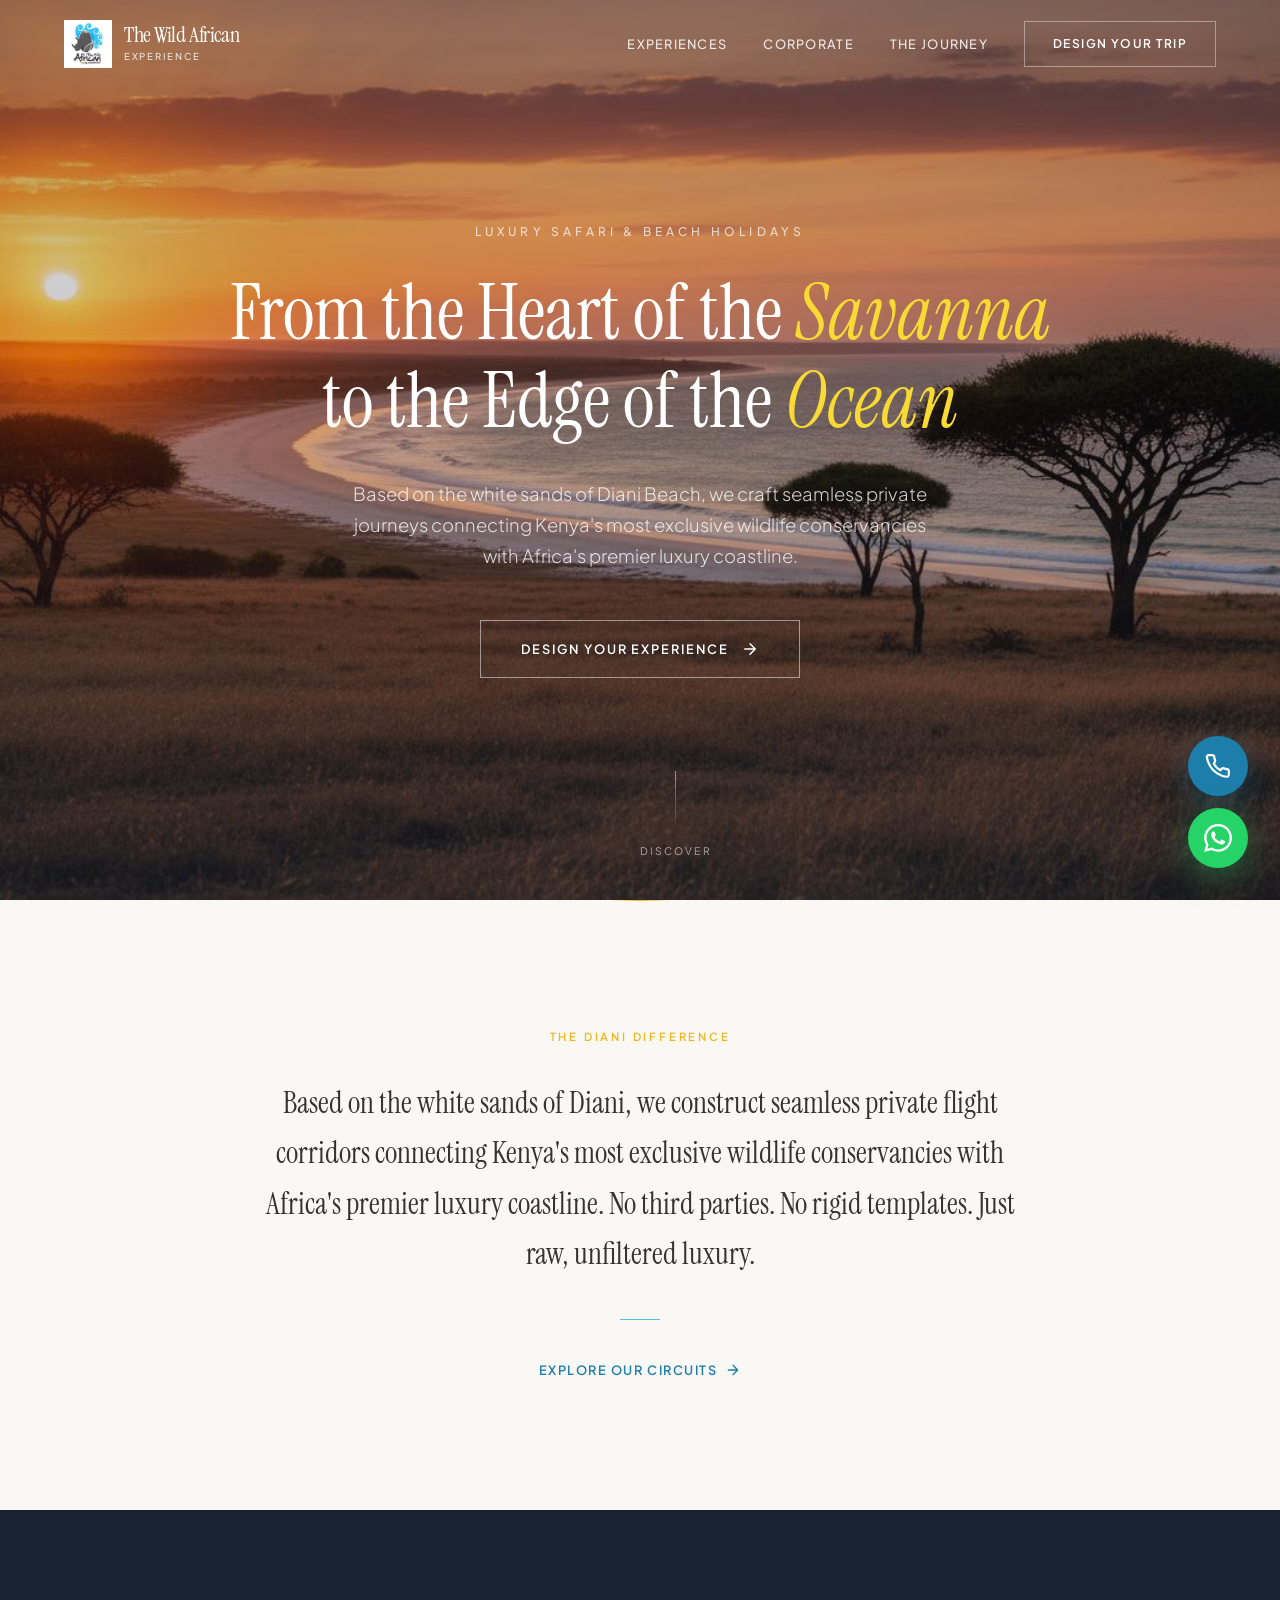
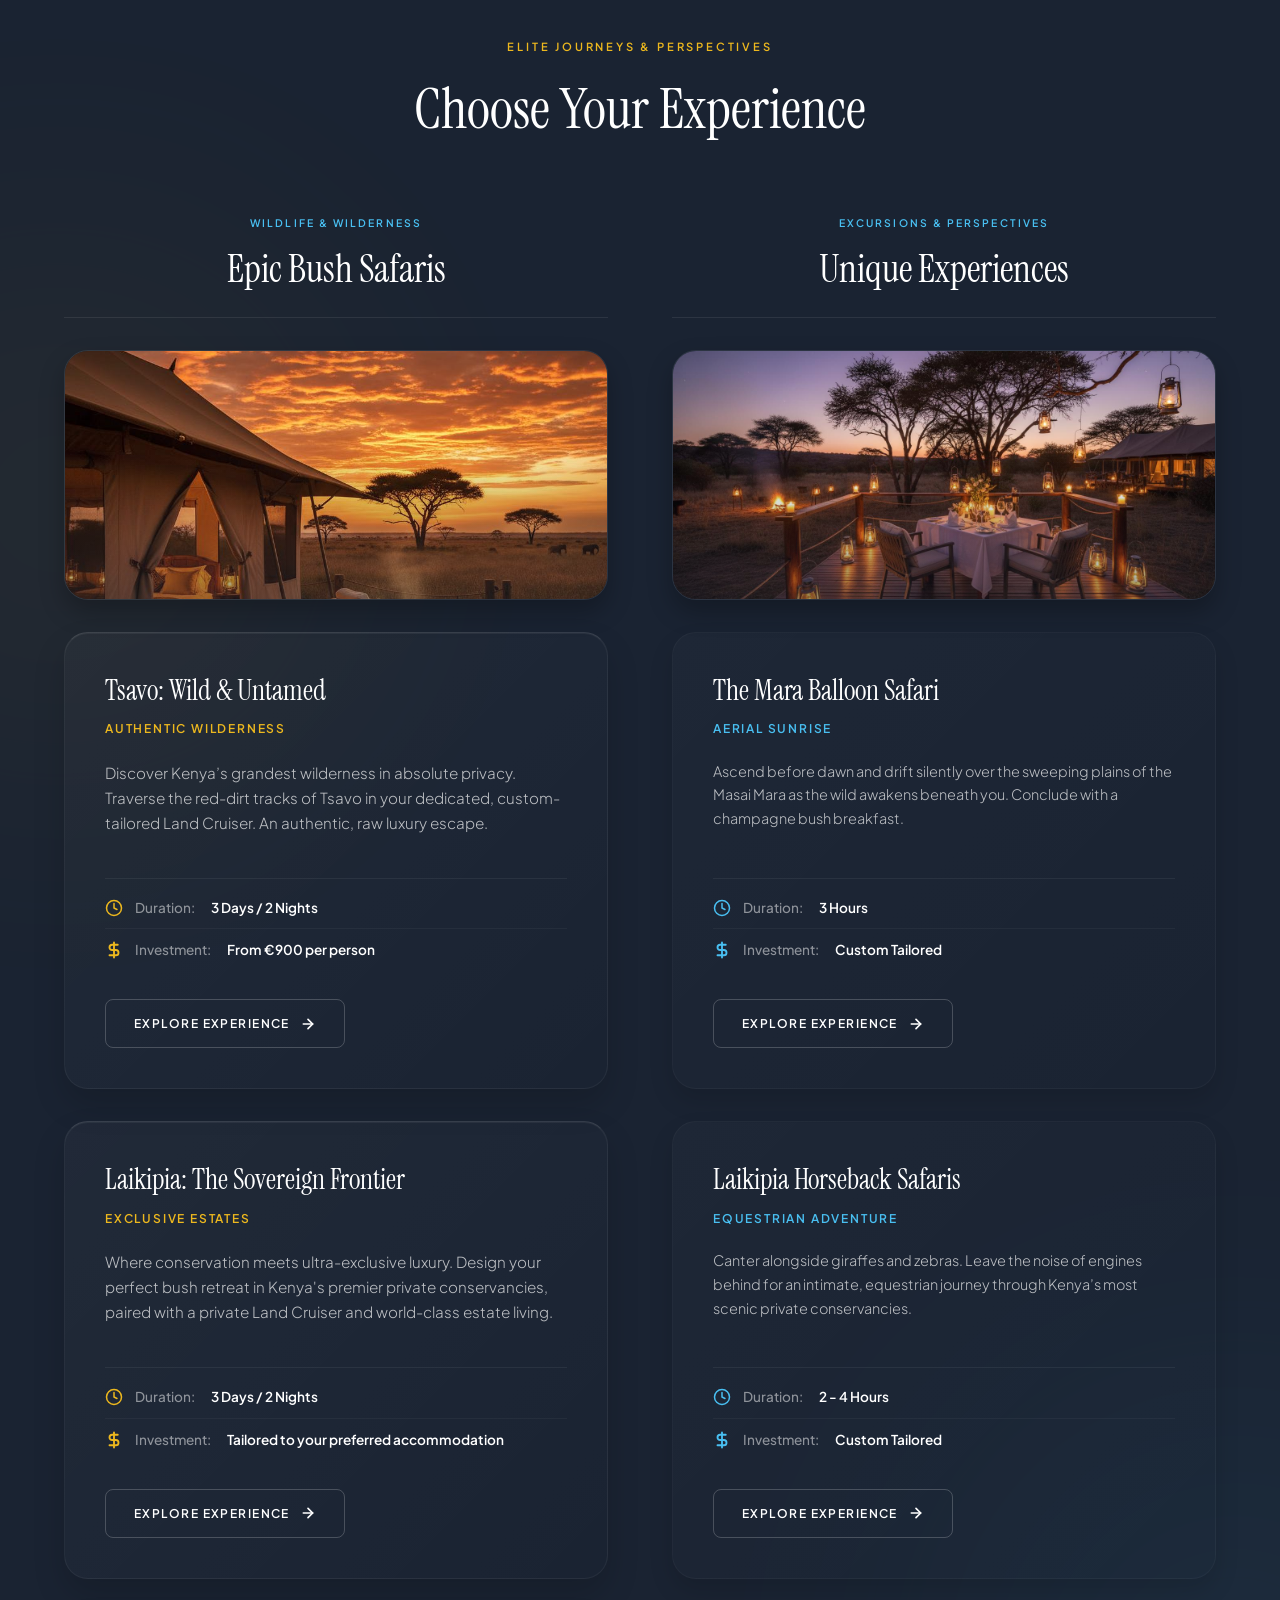
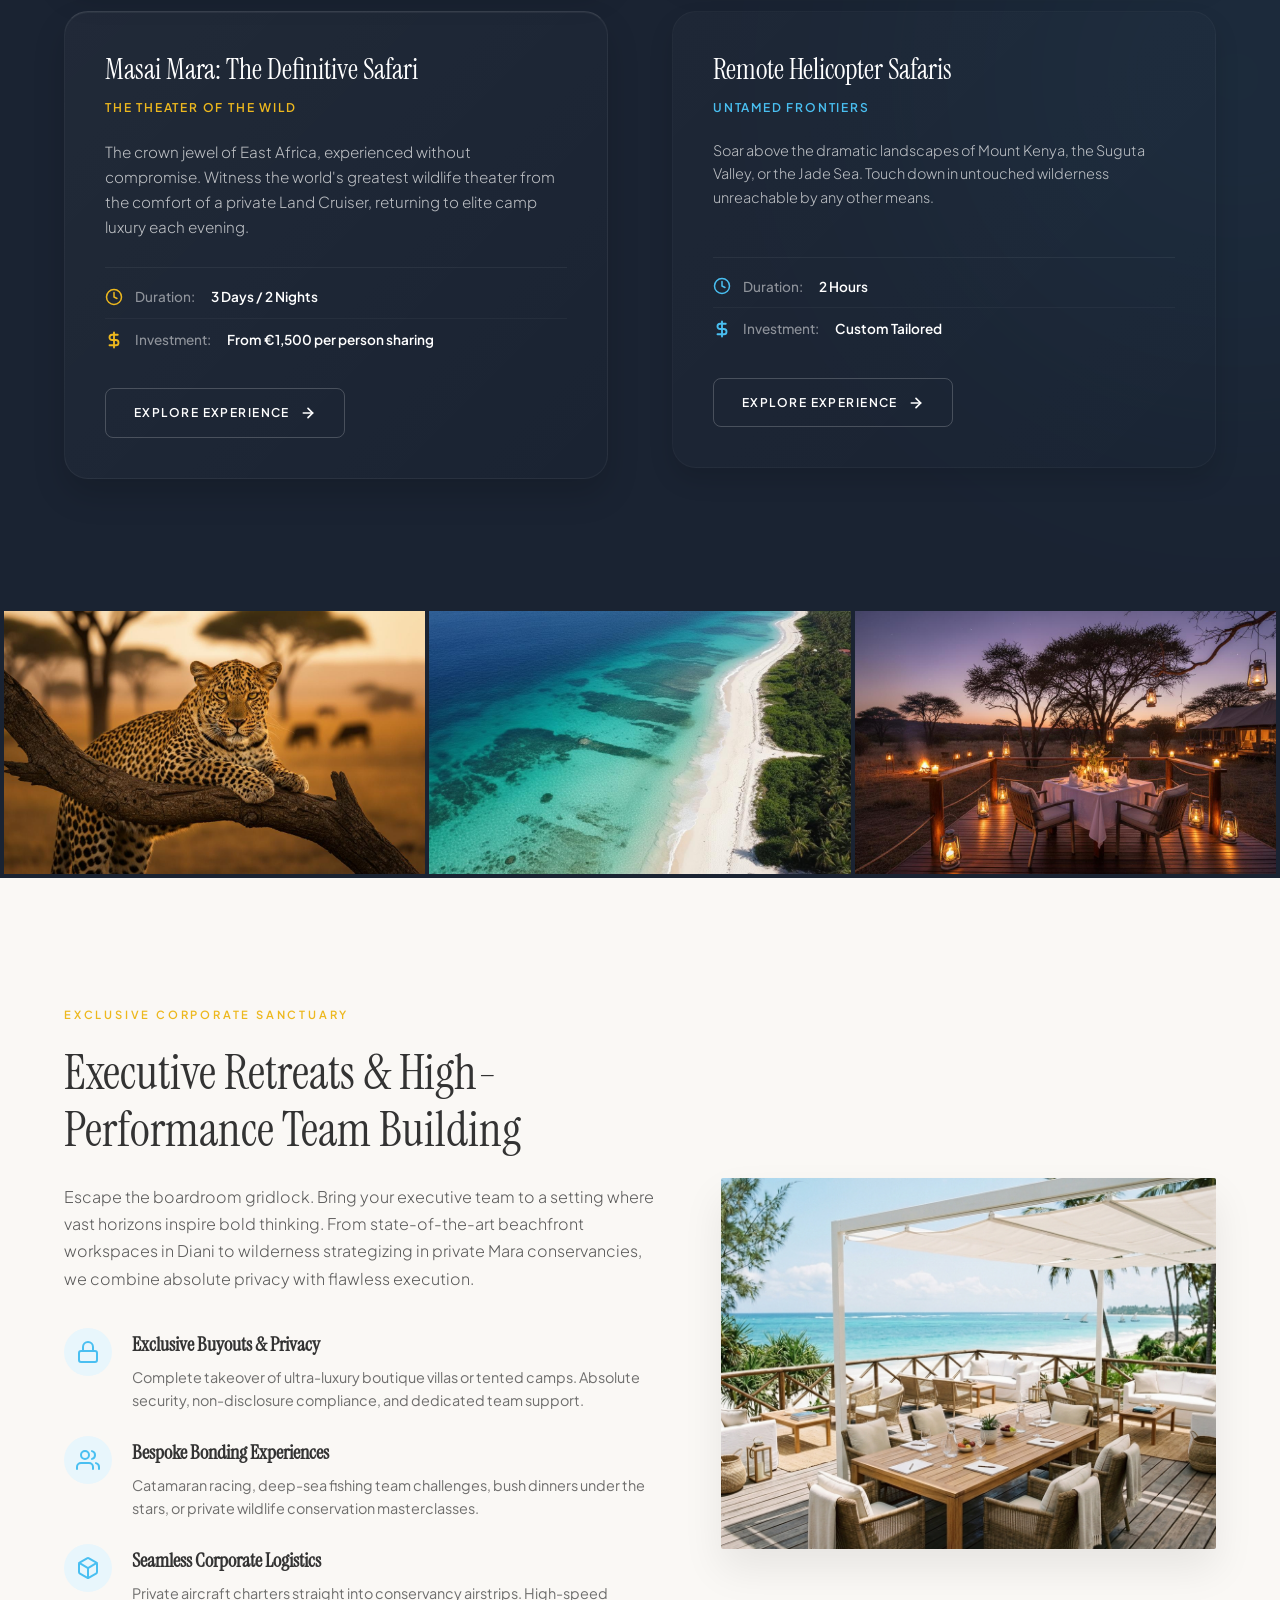
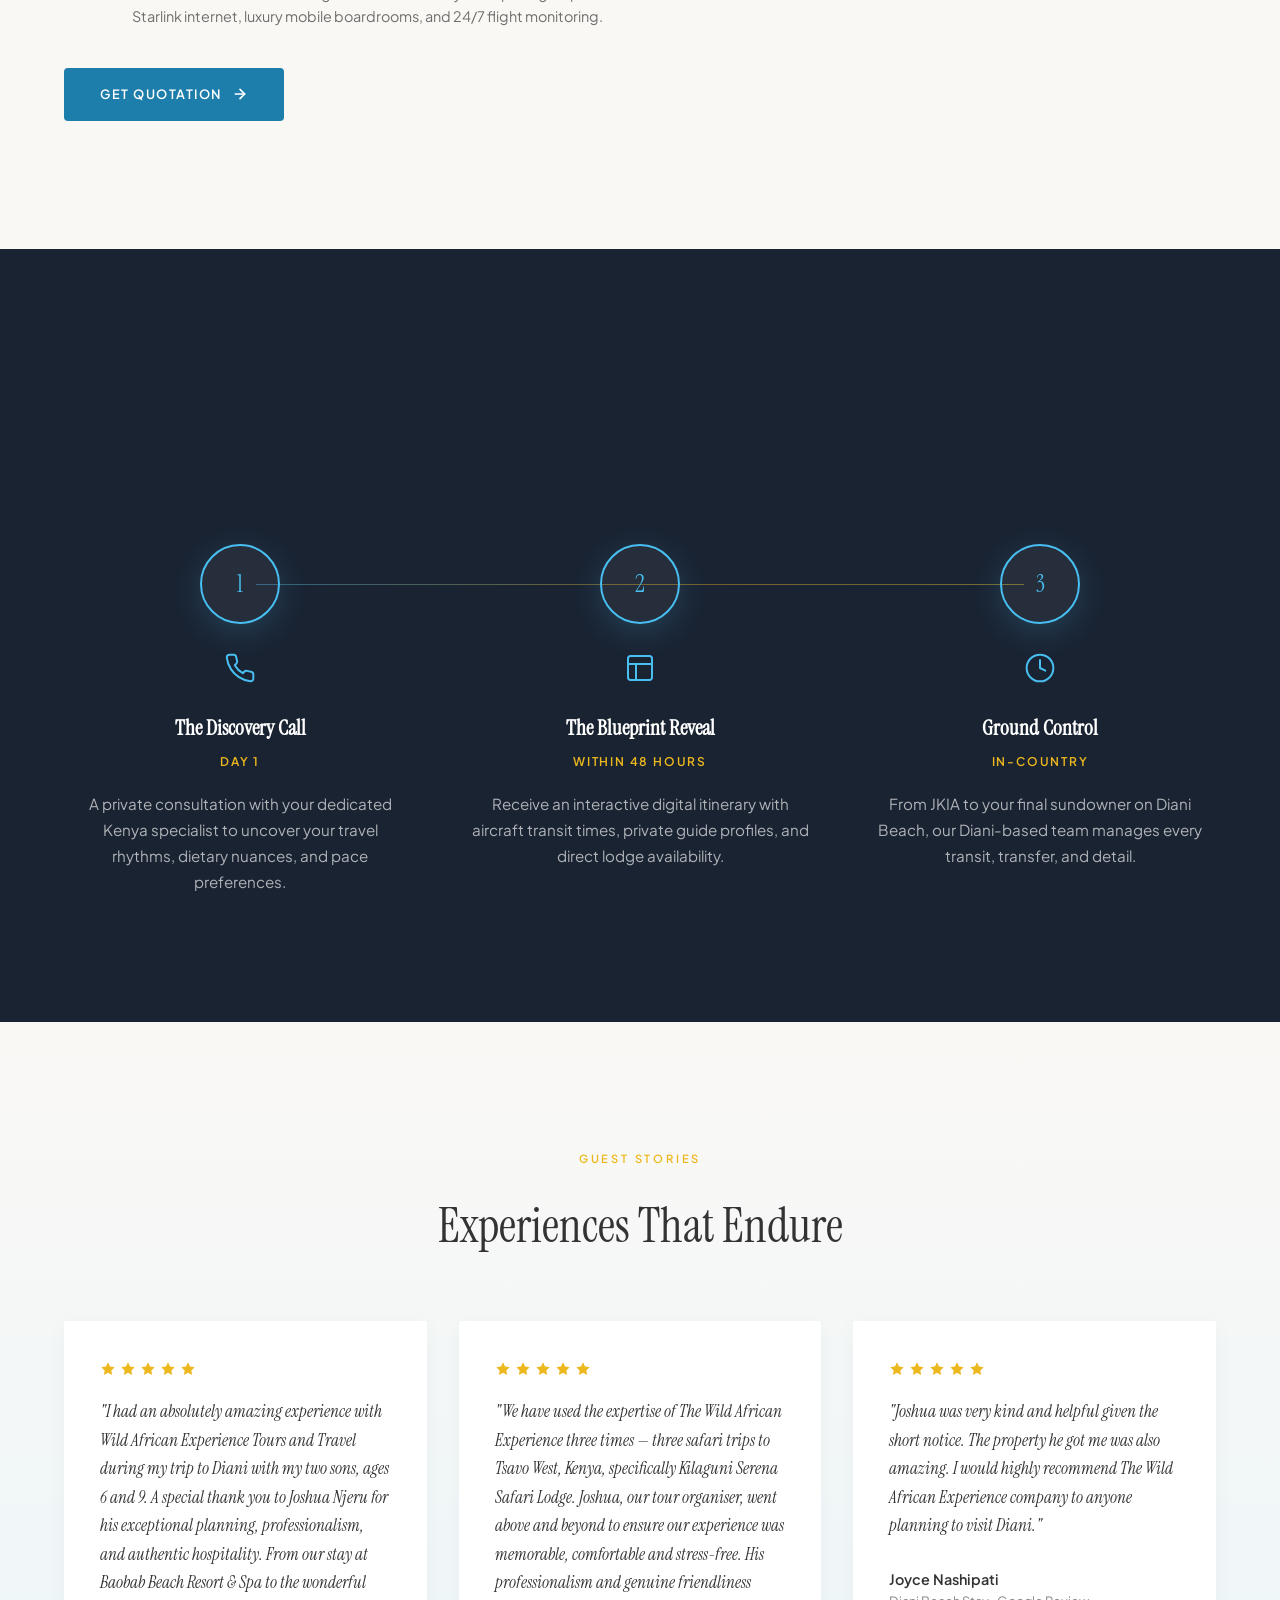
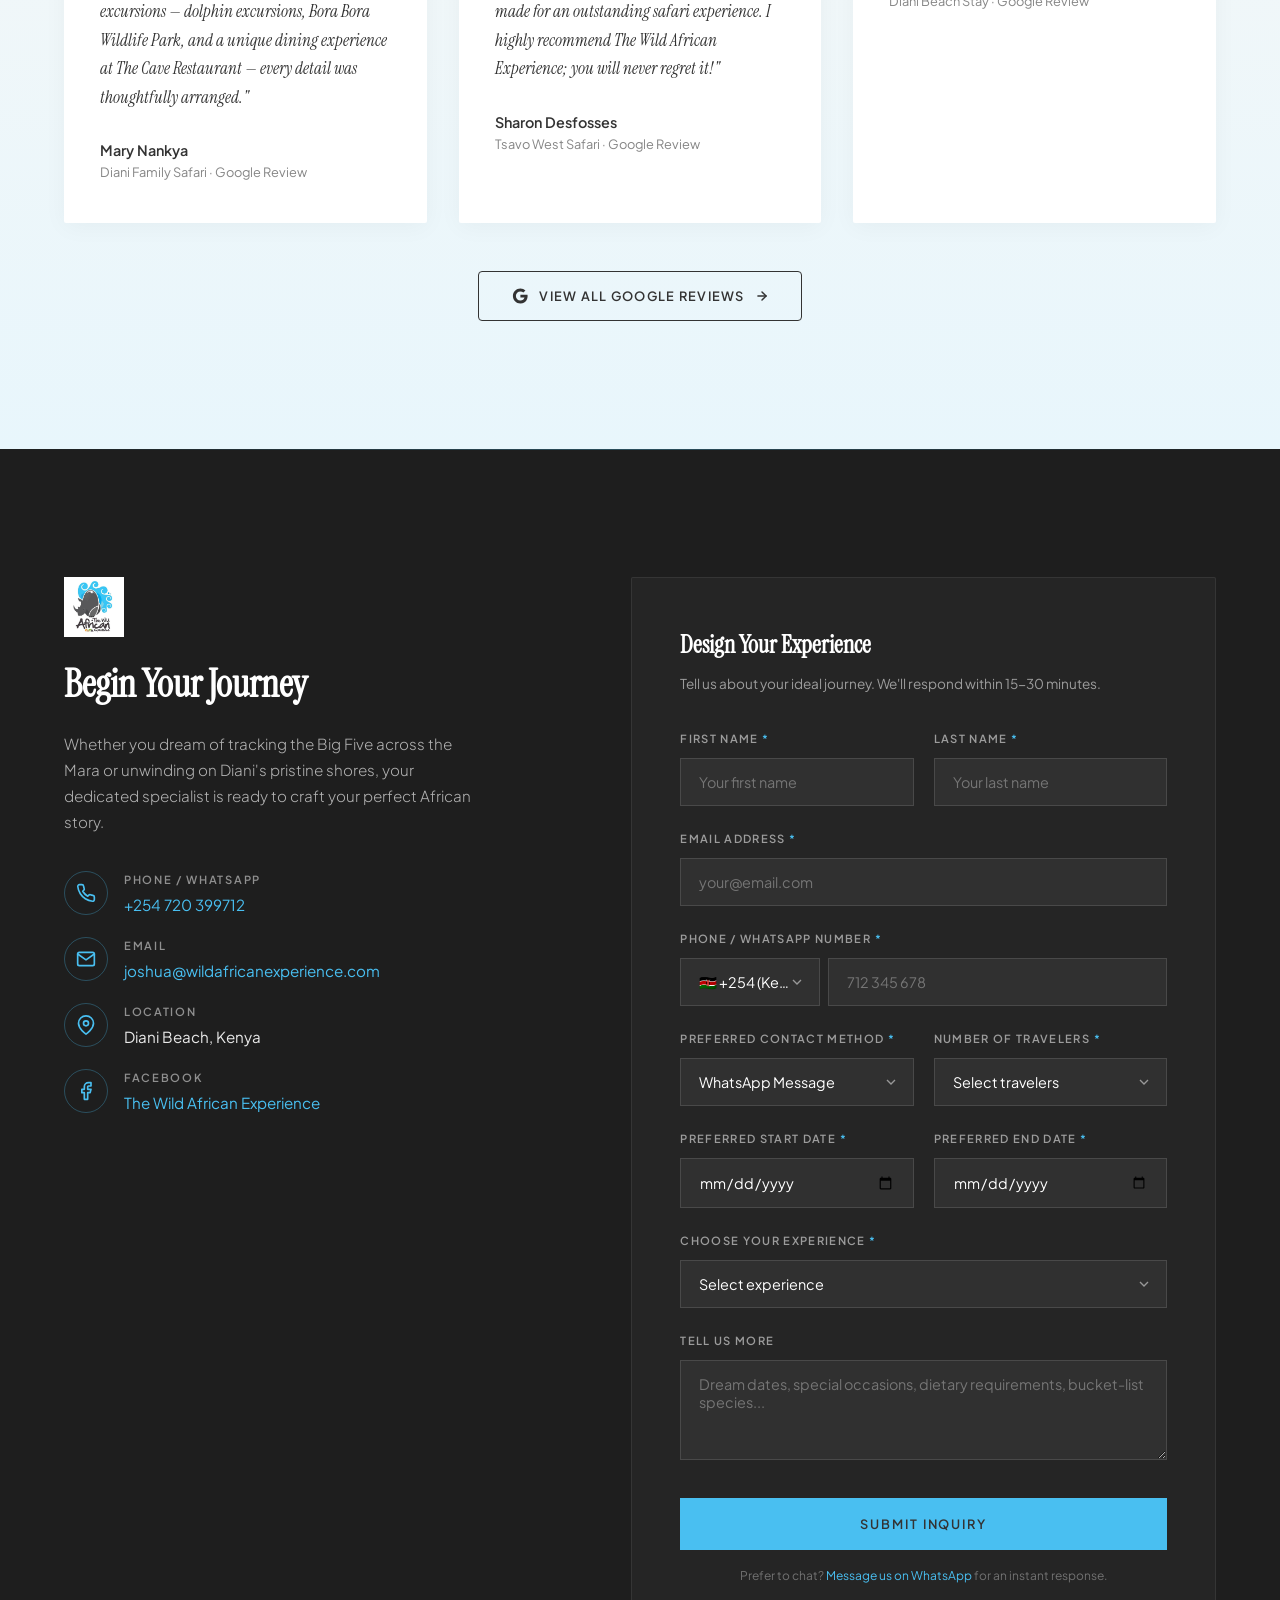
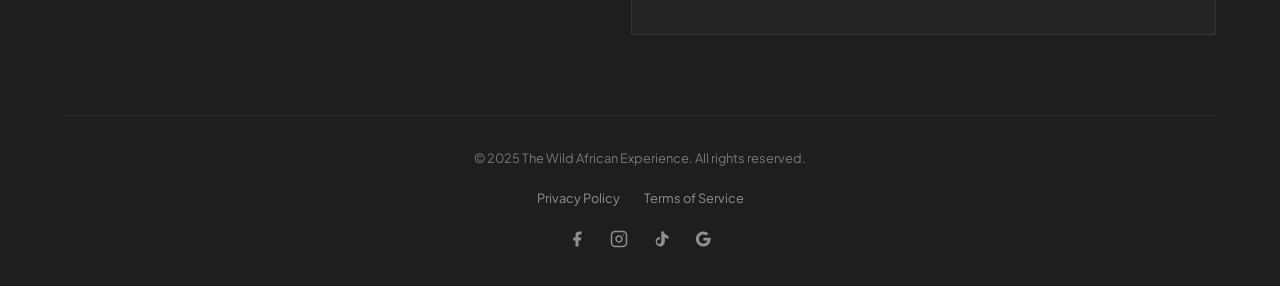
<file: index.html>
<!DOCTYPE html>
<html lang="en">
<head>
    <meta charset="UTF-8" />
    <meta name="viewport" content="width=device-width, initial-scale=1.0" />
    <title>The Wild African Experience | Luxury Safari & Beach Holidays</title>
    <meta name="description" content="Kenya's premier luxury tours and travel company. Bespoke bush-to-beach safaris from Diani Beach to Maasai Mara. Private charters, five-star lodges, tailor-made journeys." />

        <!-- Favicon -->
    <link rel="icon" type="image/jpeg" href="/images/logo.jpg" />
    <link rel="apple-touch-icon" href="/images/logo.jpg" />

    <!-- Fonts -->
    <link rel="preconnect" href="https://fonts.googleapis.com" />
    <link rel="preconnect" href="https://fonts.gstatic.com" crossorigin />
    <link href="https://fonts.googleapis.com/css2?family=Instrument+Serif:ital@0;1&family=Plus+Jakarta+Sans:wght@300;400;500;600;700&display=swap" rel="stylesheet" />

    <!-- SEO: Canonical -->
    <link rel="canonical" href="https://www.wildafricanexperience.com/" />

    <!-- SEO: Open Graph -->
    <meta property="og:type" content="website" />
    <meta property="og:url" content="https://www.wildafricanexperience.com/" />
    <meta property="og:title" content="The Wild African Experience | Luxury Safari & Beach Holidays in Kenya" />
    <meta property="og:description" content="Kenya's premier luxury tours and travel company. Bespoke bush-to-beach safaris from Diani Beach to Maasai Mara. Private charters, five-star lodges, tailor-made journeys." />
    <meta property="og:image" content="https://www.wildafricanexperience.com/images/hero.jpg" />
    <meta property="og:site_name" content="The Wild African Experience" />
    <meta property="og:locale" content="en_GB" />

    <!-- SEO: Twitter Card -->
    <meta name="twitter:card" content="summary_large_image" />
    <meta name="twitter:title" content="The Wild African Experience | Luxury Safari & Beach Holidays in Kenya" />
    <meta name="twitter:description" content="Bespoke bush-to-beach safaris from Diani Beach to Maasai Mara. Five-star lodges, private charters, tailor-made journeys." />
    <meta name="twitter:image" content="https://www.wildafricanexperience.com/images/hero.jpg" />

    <!-- SEO: Extra Meta -->
    <meta name="theme-color" content="#0a1628" />
    <meta name="geo.region" content="KE" />
    <meta name="geo.placename" content="Diani Beach, Kenya" />

    <!-- SEO: JSON-LD Structured Data -->
    <script type="application/ld+json">
    {
      "@context": "https://schema.org",
      "@graph": [
        {
          "@type": "Organization",
          "@id": "https://www.wildafricanexperience.com/#organization",
          "name": "The Wild African Experience",
          "url": "https://www.wildafricanexperience.com",
          "logo": {
            "@type": "ImageObject",
            "url": "https://www.wildafricanexperience.com/images/logo.jpg"
          },
          "contactPoint": {
            "@type": "ContactPoint",
            "telephone": "+254720399712",
            "contactType": "customer service",
            "email": "joshua@wildafricanexperience.com",
            "areaServed": "KE",
            "availableLanguage": "English"
          },
          "address": {
            "@type": "PostalAddress",
            "addressLocality": "Diani Beach",
            "addressRegion": "Kwale County",
            "addressCountry": "KE"
          },
          "sameAs": [
            "https://wa.me/254720399712"
          ]
        },
        {
          "@type": "WebSite",
          "@id": "https://www.wildafricanexperience.com/#website",
          "url": "https://www.wildafricanexperience.com",
          "name": "The Wild African Experience",
          "description": "Kenya's premier luxury safari and beach holiday company",
          "publisher": {
            "@id": "https://www.wildafricanexperience.com/#organization"
          }
        },
        {
          "@type": "TravelAgency",
          "@id": "https://www.wildafricanexperience.com/#localbusiness",
          "name": "The Wild African Experience",
          "url": "https://www.wildafricanexperience.com",
          "telephone": "+254720399712",
          "email": "joshua@wildafricanexperience.com",
          "priceRange": "$$$$",
          "image": "https://www.wildafricanexperience.com/images/hero.jpg",
          "address": {
            "@type": "PostalAddress",
            "addressLocality": "Diani Beach",
            "addressRegion": "Kwale County",
            "addressCountry": "KE"
          },
          "geo": {
            "@type": "GeoCoordinates",
            "latitude": "-4.3167",
            "longitude": "39.5667"
          },
          "openingHours": "Mo-Su 08:00-20:00",
          "hasOfferCatalog": {
            "@type": "OfferCatalog",
            "name": "Safari & Experience Packages",
            "itemListElement": [
              { "@type": "Offer", "itemOffered": { "@type": "TouristTrip", "name": "Epic Bush Safari — Tsavo West" } },
              { "@type": "Offer", "itemOffered": { "@type": "TouristTrip", "name": "Epic Bush Safari — Masai Mara" } },
              { "@type": "Offer", "itemOffered": { "@type": "TouristTrip", "name": "Masai Mara Hot Air Balloon Safari" } },
              { "@type": "Offer", "itemOffered": { "@type": "TouristTrip", "name": "Laikipia Equestrian Safaris" } },
              { "@type": "Offer", "itemOffered": { "@type": "TouristTrip", "name": "Scenic Helicopter Safaris" } },
              { "@type": "Offer", "itemOffered": { "@type": "TouristTrip", "name": "Corporate Retreat Kenya" } }
            ]
          }
        }
      ]
    }
    </script>

    <!-- Main Stylesheet -->
    <link rel="stylesheet" href="css/styles.css" />
</head>
<body>

    <!-- ========================
    NAVIGATION
    ======================== -->
    <nav class="nav" id="nav">
        <div class="nav-inner">
            <a href="#" class="nav-logo">
                <img src="/images/logo.jpg" alt="The Wild African Experience Logo" />
                <div>
                    <div class="nav-logo-text">The Wild African</div>
                    <div class="nav-logo-sub">Experience</div>
                </div>
            </a>

            <div class="nav-links">
                <a href="#experiences" class="nav-link">Experiences</a>
                <a href="#retreats" class="nav-link">Corporate</a>
                <a href="#journey" class="nav-link">The Journey</a>
                <a href="#contact" class="nav-cta">Design Your Trip</a>
            </div>

            <button class="nav-mobile-toggle" id="mobileToggle" aria-label="Toggle menu">
                <span></span>
                <span></span>
                <span></span>
            </button>
        </div>
    </nav>

    <!-- Mobile Nav -->
    <div class="mobile-nav" id="mobileNav">
        <a href="#experiences" class="mobile-nav-link" onclick="closeMobileNav()">Experiences</a>
        <a href="#retreats" class="mobile-nav-link" onclick="closeMobileNav()">Corporate</a>
        <a href="#journey" class="mobile-nav-link" onclick="closeMobileNav()">The Journey</a>
        <a href="#testimonials" class="mobile-nav-link" onclick="closeMobileNav()">Testimonials</a>
        <a href="#contact" class="mobile-nav-link" onclick="closeMobileNav()">Contact</a>
        <a href="#contact" class="mobile-nav-cta" onclick="closeMobileNav()">Design Your Trip</a>
    </div>

    <!-- ========================
    HERO - BLOCK 1
    ======================== -->
    <section class="hero" id="hero">
        <div class="hero-bg"></div>
        <div class="hero-overlay"></div>
        <div class="hero-content">
            <p class="hero-tagline">Luxury Safari & Beach Holidays</p>
            <h1 class="hero-title">From the Heart of the <em>Savanna</em> to the Edge of the <em>Ocean</em></h1>
            <p class="hero-sub">Based on the white sands of Diani Beach, we craft seamless private journeys connecting Kenya's most exclusive wildlife conservancies with Africa's premier luxury coastline.</p>
            <a href="#contact" class="hero-cta">
                Design Your Experience
                <svg width="18" height="18" viewBox="0 0 24 24" fill="none" stroke="currentColor" stroke-width="2" stroke-linecap="round" stroke-linejoin="round"><path d="M5 12h14M12 5l7 7-7 7"/></svg>
            </a>
        </div>
        <div class="hero-scroll" onclick="document.getElementById('authority').scrollIntoView({behavior:'smooth'})">
            <div class="hero-scroll-line"></div>
            <span>Discover</span>
        </div>
    </section>

    <!-- ========================
    AUTHORITY STATEMENT - BLOCK 2
    ======================== -->
    <section class="authority" id="authority">
        <div class="container authority-inner reveal">
            <p class="authority-label">The Diani Difference</p>
            <p class="authority-text">Based on the white sands of Diani, we construct seamless private flight corridors connecting Kenya's most exclusive wildlife conservancies with Africa's premier luxury coastline. No third parties. No rigid templates. Just raw, unfiltered luxury.</p>
            <div class="authority-divider"></div>
            <a href="#experiences" class="authority-cta">
                Explore Our Circuits
                <svg width="16" height="16" viewBox="0 0 24 24" fill="none" stroke="currentColor" stroke-width="2" stroke-linecap="round" stroke-linejoin="round"><path d="M5 12h14M12 5l7 7-7 7"/></svg>
            </a>
        </div>
    </section>

    <!-- ========================
    CIRCUIT SELECTOR - BLOCK 3
    ======================== -->
    <section class="circuits" id="experiences">
        <!-- Ambient Background Orbs -->
        <div class="experiences-orb orb-gold"></div>
        <div class="experiences-orb orb-sky"></div>

        <div class="container-wide">
            <div class="circuits-header reveal">
                <p class="circuits-label">Elite Journeys &amp; Perspectives</p>
                <h2 class="circuits-title">Choose Your Experience</h2>
            </div>

            <div class="experiences-split-grid">
                <!-- COLUMN 1: EPIC BUSH SAFARIS -->
                <div class="experience-column reveal reveal-delay-1">
                    <div class="column-header-group">
                        <span class="column-category-tag">Wildlife &amp; Wilderness</span>
                        <h3 class="column-category-title">Epic Bush Safaris</h3>
                    </div>
                    <div class="column-banner-image-container">
                        <img src="/images/circuit-bush.jpg" alt="Luxury Safari in the Maasai Mara Savanna" loading="lazy" />
                    </div>
                    <div class="cards-stack">
                        
                        <!-- CARD 1: TSAVO -->
                        <div class="premium-experience-card epic-card">
                            <div class="card-header-group">
                                <h4 class="card-title">Tsavo: Wild &amp; Untamed</h4>
                                <span class="card-tagline">Authentic Wilderness</span>
                            </div>
                            <p class="card-desc">Discover Kenya’s grandest wilderness in absolute privacy. Traverse the red-dirt tracks of Tsavo in your dedicated, custom-tailored Land Cruiser. An authentic, raw luxury escape.</p>
                            <div class="card-meta-list">
                                <div class="card-meta-item">
                                    <svg width="18" height="18" viewBox="0 0 24 24" fill="none" stroke="currentColor" stroke-width="2" stroke-linecap="round" stroke-linejoin="round"><circle cx="12" cy="12" r="10"/><polyline points="12 6 12 12 16 14"/></svg>
                                    <span class="meta-label">Duration:</span>
                                    <span class="meta-val">3 Days / 2 Nights</span>
                                </div>
                                <div class="card-meta-item">
                                    <svg width="18" height="18" viewBox="0 0 24 24" fill="none" stroke="currentColor" stroke-width="2.5" stroke-linecap="round" stroke-linejoin="round"><path d="M12 2v20M17 5H9.5a3.5 3.5 0 0 0 0 7h5a3.5 3.5 0 0 1 0 7H6"/></svg>
                                    <span class="meta-label">Investment:</span>
                                    <span class="meta-val">From €900 per person</span>
                                </div>
                            </div>
                            <div class="card-action-bar">
                                <a href="epic-bush-safaris.html#tsavo" class="experience-btn">
                                    Explore Experience
                                    <svg width="16" height="16" viewBox="0 0 24 24" fill="none" stroke="currentColor" stroke-width="2.5" stroke-linecap="round" stroke-linejoin="round"><line x1="5" y1="12" x2="19" y2="12"/><polyline points="12 5 19 12 12 19"/></svg>
                                </a>
                            </div>
                        </div>

                        <!-- CARD 2: LAIKIPIA -->
                        <div class="premium-experience-card epic-card">
                            <div class="card-header-group">
                                <h4 class="card-title">Laikipia: The Sovereign Frontier</h4>
                                <span class="card-tagline">Exclusive Estates</span>
                            </div>
                            <p class="card-desc">Where conservation meets ultra-exclusive luxury. Design your perfect bush retreat in Kenya's premier private conservancies, paired with a private Land Cruiser and world-class estate living.</p>
                            <div class="card-meta-list">
                                <div class="card-meta-item">
                                    <svg width="18" height="18" viewBox="0 0 24 24" fill="none" stroke="currentColor" stroke-width="2" stroke-linecap="round" stroke-linejoin="round"><circle cx="12" cy="12" r="10"/><polyline points="12 6 12 12 16 14"/></svg>
                                    <span class="meta-label">Duration:</span>
                                    <span class="meta-val">3 Days / 2 Nights</span>
                                </div>
                                <div class="card-meta-item">
                                    <svg width="18" height="18" viewBox="0 0 24 24" fill="none" stroke="currentColor" stroke-width="2.5" stroke-linecap="round" stroke-linejoin="round"><path d="M12 2v20M17 5H9.5a3.5 3.5 0 0 0 0 7h5a3.5 3.5 0 0 1 0 7H6"/></svg>
                                    <span class="meta-label">Investment:</span>
                                    <span class="meta-val">Tailored to your preferred accommodation</span>
                                </div>
                            </div>
                            <div class="card-action-bar">
                                <a href="epic-bush-safaris.html#laikipia" class="experience-btn">
                                    Explore Experience
                                    <svg width="16" height="16" viewBox="0 0 24 24" fill="none" stroke="currentColor" stroke-width="2.5" stroke-linecap="round" stroke-linejoin="round"><line x1="5" y1="12" x2="19" y2="12"/><polyline points="12 5 19 12 12 19"/></svg>
                                </a>
                            </div>
                        </div>

                        <!-- CARD 3: MASAI MARA -->
                        <div class="premium-experience-card epic-card">
                            <div class="card-header-group">
                                <h4 class="card-title">Masai Mara: The Definitive Safari</h4>
                                <span class="card-tagline">The Theater of the Wild</span>
                            </div>
                            <p class="card-desc">The crown jewel of East Africa, experienced without compromise. Witness the world's greatest wildlife theater from the comfort of a private Land Cruiser, returning to elite camp luxury each evening.</p>
                            <div class="card-meta-list">
                                <div class="card-meta-item">
                                    <svg width="18" height="18" viewBox="0 0 24 24" fill="none" stroke="currentColor" stroke-width="2" stroke-linecap="round" stroke-linejoin="round"><circle cx="12" cy="12" r="10"/><polyline points="12 6 12 12 16 14"/></svg>
                                    <span class="meta-label">Duration:</span>
                                    <span class="meta-val">3 Days / 2 Nights</span>
                                </div>
                                <div class="card-meta-item">
                                    <svg width="18" height="18" viewBox="0 0 24 24" fill="none" stroke="currentColor" stroke-width="2.5" stroke-linecap="round" stroke-linejoin="round"><path d="M12 2v20M17 5H9.5a3.5 3.5 0 0 0 0 7h5a3.5 3.5 0 0 1 0 7H6"/></svg>
                                    <span class="meta-label">Investment:</span>
                                    <span class="meta-val">From €1,500 per person sharing</span>
                                </div>
                            </div>
                            <div class="card-action-bar">
                                <a href="epic-bush-safaris.html#masai-mara" class="experience-btn">
                                    Explore Experience
                                    <svg width="16" height="16" viewBox="0 0 24 24" fill="none" stroke="currentColor" stroke-width="2.5" stroke-linecap="round" stroke-linejoin="round"><line x1="5" y1="12" x2="19" y2="12"/><polyline points="12 5 19 12 12 19"/></svg>
                                </a>
                            </div>
                        </div>

                    </div>
                </div>

                <!-- COLUMN 2: UNIQUE EXPERIENCES -->
                <div class="experience-column reveal reveal-delay-2">
                    <div class="column-header-group">
                        <span class="column-category-tag">Excursions &amp; Perspectives</span>
                        <h3 class="column-category-title">Unique Experiences</h3>
                    </div>
                    <div class="column-banner-image-container">
                        <img src="/images/gallery-bush-dinner.jpg" alt="Private Luxury Candlelit Dinner Under the Stars" loading="lazy" />
                    </div>
                    <div class="cards-stack">
                        
                        <!-- CARD 1: BALLOON SAFARI -->
                        <div class="premium-experience-card unique-card">
                            <div class="card-header-group">
                                <h4 class="card-title">The Mara Balloon Safari</h4>
                                <span class="card-tagline">Aerial Sunrise</span>
                            </div>
                            <p class="card-desc">Ascend before dawn and drift silently over the sweeping plains of the Masai Mara as the wild awakens beneath you. Conclude with a champagne bush breakfast.</p>
                            <div class="card-meta-list">
                                <div class="card-meta-item">
                                    <svg width="18" height="18" viewBox="0 0 24 24" fill="none" stroke="currentColor" stroke-width="2" stroke-linecap="round" stroke-linejoin="round"><circle cx="12" cy="12" r="10"/><polyline points="12 6 12 12 16 14"/></svg>
                                    <span class="meta-label">Duration:</span>
                                    <span class="meta-val">3 Hours</span>
                                </div>
                                <div class="card-meta-item">
                                    <svg width="18" height="18" viewBox="0 0 24 24" fill="none" stroke="currentColor" stroke-width="2.5" stroke-linecap="round" stroke-linejoin="round"><path d="M12 2v20M17 5H9.5a3.5 3.5 0 0 0 0 7h5a3.5 3.5 0 0 1 0 7H6"/></svg>
                                    <span class="meta-label">Investment:</span>
                                    <span class="meta-val">Custom Tailored</span>
                                </div>
                            </div>
                            <div class="card-action-bar">
                                <a href="unique-experiences.html#balloon" class="experience-btn">
                                    Explore Experience
                                    <svg width="16" height="16" viewBox="0 0 24 24" fill="none" stroke="currentColor" stroke-width="2.5" stroke-linecap="round" stroke-linejoin="round"><line x1="5" y1="12" x2="19" y2="12"/><polyline points="12 5 19 12 12 19"/></svg>
                                </a>
                            </div>
                        </div>

                        <!-- CARD 2: HORSEBACK SAFARIS -->
                        <div class="premium-experience-card unique-card">
                            <div class="card-header-group">
                                <h4 class="card-title">Laikipia Horseback Safaris</h4>
                                <span class="card-tagline">Equestrian Adventure</span>
                            </div>
                            <p class="card-desc">Canter alongside giraffes and zebras. Leave the noise of engines behind for an intimate, equestrian journey through Kenya’s most scenic private conservancies.</p>
                            <div class="card-meta-list">
                                <div class="card-meta-item">
                                    <svg width="18" height="18" viewBox="0 0 24 24" fill="none" stroke="currentColor" stroke-width="2" stroke-linecap="round" stroke-linejoin="round"><circle cx="12" cy="12" r="10"/><polyline points="12 6 12 12 16 14"/></svg>
                                    <span class="meta-label">Duration:</span>
                                    <span class="meta-val">2 - 4 Hours</span>
                                </div>
                                <div class="card-meta-item">
                                    <svg width="18" height="18" viewBox="0 0 24 24" fill="none" stroke="currentColor" stroke-width="2.5" stroke-linecap="round" stroke-linejoin="round"><path d="M12 2v20M17 5H9.5a3.5 3.5 0 0 0 0 7h5a3.5 3.5 0 0 1 0 7H6"/></svg>
                                    <span class="meta-label">Investment:</span>
                                    <span class="meta-val">Custom Tailored</span>
                                </div>
                            </div>
                            <div class="card-action-bar">
                                <a href="unique-experiences.html#equestrian" class="experience-btn">
                                    Explore Experience
                                    <svg width="16" height="16" viewBox="0 0 24 24" fill="none" stroke="currentColor" stroke-width="2.5" stroke-linecap="round" stroke-linejoin="round"><line x1="5" y1="12" x2="19" y2="12"/><polyline points="12 5 19 12 12 19"/></svg>
                                </a>
                            </div>
                        </div>

                        <!-- CARD 3: HELICOPTER SAFARIS -->
                        <div class="premium-experience-card unique-card">
                            <div class="card-header-group">
                                <h4 class="card-title">Remote Helicopter Safaris</h4>
                                <span class="card-tagline">Untamed Frontiers</span>
                            </div>
                            <p class="card-desc">Soar above the dramatic landscapes of Mount Kenya, the Suguta Valley, or the Jade Sea. Touch down in untouched wilderness unreachable by any other means.</p>
                            <div class="card-meta-list">
                                <div class="card-meta-item">
                                    <svg width="18" height="18" viewBox="0 0 24 24" fill="none" stroke="currentColor" stroke-width="2" stroke-linecap="round" stroke-linejoin="round"><circle cx="12" cy="12" r="10"/><polyline points="12 6 12 12 16 14"/></svg>
                                    <span class="meta-label">Duration:</span>
                                    <span class="meta-val">2 Hours</span>
                                </div>
                                <div class="card-meta-item">
                                    <svg width="18" height="18" viewBox="0 0 24 24" fill="none" stroke="currentColor" stroke-width="2.5" stroke-linecap="round" stroke-linejoin="round"><path d="M12 2v20M17 5H9.5a3.5 3.5 0 0 0 0 7h5a3.5 3.5 0 0 1 0 7H6"/></svg>
                                    <span class="meta-label">Investment:</span>
                                    <span class="meta-val">Custom Tailored</span>
                                </div>
                            </div>
                            <div class="card-action-bar">
                                <a href="unique-experiences.html#helicopter" class="experience-btn">
                                    Explore Experience
                                    <svg width="16" height="16" viewBox="0 0 24 24" fill="none" stroke="currentColor" stroke-width="2.5" stroke-linecap="round" stroke-linejoin="round"><line x1="5" y1="12" x2="19" y2="12"/><polyline points="12 5 19 12 12 19"/></svg>
                                </a>
                            </div>
                        </div>

                    </div>
                </div>
            </div>
        </div>
    </section>

    <!-- ========================
    GALLERY STRIP
    ======================== -->
    <section class="gallery" id="gallery">
        <div class="gallery-item reveal reveal-delay-1">
            <img src="/images/gallery-leopard.jpg" alt="Leopard in Maasai Mara" loading="lazy" />
            <div class="gallery-item-overlay">
                <span class="gallery-item-caption">Maasai Mara &mdash; Big Five Country</span>
            </div>
        </div>
        <div class="gallery-item reveal reveal-delay-2">
            <img src="/images/gallery-aerial-diani.jpg" alt="Aerial view of Diani Beach" loading="lazy" />
            <div class="gallery-item-overlay">
                <span class="gallery-item-caption">Diani Beach &mdash; Turquoise Paradise</span>
            </div>
        </div>
        <div class="gallery-item reveal reveal-delay-3">
            <img src="/images/gallery-bush-dinner.jpg" alt="Candlelit bush dinner" loading="lazy" />
            <div class="gallery-item-overlay">
                <span class="gallery-item-caption">Bush Dining &mdash; Under African Stars</span>
            </div>
        </div>
    </section>

    <!-- ========================
    CORPORATE RETREATS & TEAM BUILDING
    ======================== -->
    <section class="retreats" id="retreats">
        <div class="container reveal">
            <div class="retreats-grid">
                <div class="retreats-content">
                    <p class="retreats-label">Exclusive Corporate Sanctuary</p>
                    <h2 class="retreats-title">Executive Retreats &amp; High-Performance Team Building</h2>
                    <p class="retreats-text">Escape the boardroom gridlock. Bring your executive team to a setting where vast horizons inspire bold thinking. From state-of-the-art beachfront workspaces in Diani to wilderness strategizing in private Mara conservancies, we combine absolute privacy with flawless execution.</p>

                    <div class="retreats-features">
                        <div class="retreats-feature">
                            <div class="retreats-feature-icon">
                                <svg width="24" height="24" viewBox="0 0 24 24" fill="none" stroke="currentColor" stroke-width="2" stroke-linecap="round" stroke-linejoin="round"><rect x="3" y="11" width="18" height="11" rx="2" ry="2"/><path d="M7 11V7a5 5 0 0 1 10 0v4"/></svg>
                            </div>
                            <div>
                                <h3 class="retreats-feature-title">Exclusive Buyouts &amp; Privacy</h3>
                                <p class="retreats-feature-desc">Complete takeover of ultra-luxury boutique villas or tented camps. Absolute security, non-disclosure compliance, and dedicated team support.</p>
                            </div>
                        </div>

                        <div class="retreats-feature">
                            <div class="retreats-feature-icon">
                                <svg width="24" height="24" viewBox="0 0 24 24" fill="none" stroke="currentColor" stroke-width="2" stroke-linecap="round" stroke-linejoin="round"><path d="M17 21v-2a4 4 0 0 0-4-4H5a4 4 0 0 0-4 4v2"/><circle cx="9" cy="7" r="4"/><path d="M23 21v-2a4 4 0 0 0-3-3.87"/><path d="M16 3.13a4 4 0 0 1 0 7.75"/></svg>
                            </div>
                            <div>
                                <h3 class="retreats-feature-title">Bespoke Bonding Experiences</h3>
                                <p class="retreats-feature-desc">Catamaran racing, deep-sea fishing team challenges, bush dinners under the stars, or private wildlife conservation masterclasses.</p>
                            </div>
                        </div>

                        <div class="retreats-feature">
                            <div class="retreats-feature-icon">
                                <svg width="24" height="24" viewBox="0 0 24 24" fill="none" stroke="currentColor" stroke-width="2" stroke-linecap="round" stroke-linejoin="round"><path d="M21 16V8a2 2 0 0 0-1-1.73l-7-4a2 2 0 0 0-2 0l-7 4A2 2 0 0 0 3 8v8a2 2 0 0 0 1 1.73l7 4a2 2 0 0 0 2 0l7-4A2 2 0 0 0 21 16z"/><polyline points="3.27 6.96 12 12.01 20.73 6.96"/><line x1="12" y1="22.08" x2="12" y2="12"/></svg>
                            </div>
                            <div>
                                <h3 class="retreats-feature-title">Seamless Corporate Logistics</h3>
                                <p class="retreats-feature-desc">Private aircraft charters straight into conservancy airstrips. High-speed Starlink internet, luxury mobile boardrooms, and 24/7 flight monitoring.</p>
                            </div>
                        </div>
                    </div>

                    <div style="margin-top: 40px;">
                        <a href="#contact" class="retreats-cta" onclick="selectCorporateRetreat()">
                            Get Quotation
                            <svg width="16" height="16" viewBox="0 0 24 24" fill="none" stroke="currentColor" stroke-width="2.5" stroke-linecap="round" stroke-linejoin="round"><line x1="5" y1="12" x2="19" y2="12"/><polyline points="12 5 19 12 12 19"/></svg>
                        </a>
                    </div>
                </div>

                <div class="retreats-image">
                    <img src="/images/corporate-retreat.jpg" alt="Luxury Executive Retreat Setup in Diani Beach, Kenya" loading="lazy" />
                </div>
            </div>
        </div>
    </section>

    <!-- ========================
    EXPERIENCE TIMELINE - BLOCK 4
    ======================== -->
    <section class="timeline" id="journey">
        <div class="container">
            <div class="timeline-header reveal">
                <p class="timeline-label">How It Works</p>
                <h2 class="timeline-title">Your Tailor-Made Journey</h2>
            </div>

            <div class="timeline-grid">
                <div class="timeline-connector"></div>

                <div class="timeline-step reveal reveal-delay-1">
                    <div class="timeline-step-number">1</div>
                    <div class="timeline-step-icon">
                        <svg width="32" height="32" viewBox="0 0 24 24" fill="none" stroke="currentColor" stroke-width="1.5" stroke-linecap="round" stroke-linejoin="round"><path d="M22 16.92v3a2 2 0 0 1-2.18 2 19.79 19.79 0 0 1-8.63-3.07 19.5 19.5 0 0 1-6-6 19.79 19.79 0 0 1-3.07-8.67A2 2 0 0 1 4.11 2h3a2 2 0 0 1 2 1.72 12.84 12.84 0 0 0 .7 2.81 2 2 0 0 1-.45 2.11L8.09 9.91a16 16 0 0 0 6 6l1.27-1.27a2 2 0 0 1 2.11-.45 12.84 12.84 0 0 0 2.81.7A2 2 0 0 1 22 16.92z"/></svg>
                    </div>
                    <h3 class="timeline-step-title">The Discovery Call</h3>
                    <p class="timeline-step-subtitle">Day 1</p>
                    <p class="timeline-step-desc">A private consultation with your dedicated Kenya specialist to uncover your travel rhythms, dietary nuances, and pace preferences.</p>
                </div>

                <div class="timeline-step reveal reveal-delay-2">
                    <div class="timeline-step-number">2</div>
                    <div class="timeline-step-icon">
                        <svg width="32" height="32" viewBox="0 0 24 24" fill="none" stroke="currentColor" stroke-width="1.5" stroke-linecap="round" stroke-linejoin="round"><rect x="3" y="3" width="18" height="18" rx="2" ry="2"/><line x1="3" y1="9" x2="21" y2="9"/><line x1="9" y1="21" x2="9" y2="9"/></svg>
                    </div>
                    <h3 class="timeline-step-title">The Blueprint Reveal</h3>
                    <p class="timeline-step-subtitle">Within 48 Hours</p>
                    <p class="timeline-step-desc">Receive an interactive digital itinerary with aircraft transit times, private guide profiles, and direct lodge availability.</p>
                </div>

                <div class="timeline-step reveal reveal-delay-3">
                    <div class="timeline-step-number">3</div>
                    <div class="timeline-step-icon">
                        <svg width="32" height="32" viewBox="0 0 24 24" fill="none" stroke="currentColor" stroke-width="1.5" stroke-linecap="round" stroke-linejoin="round"><circle cx="12" cy="12" r="10"/><polyline points="12 6 12 12 16 14"/></svg>
                    </div>
                    <h3 class="timeline-step-title">Ground Control</h3>
                    <p class="timeline-step-subtitle">In-Country</p>
                    <p class="timeline-step-desc">From JKIA to your final sundowner on Diani Beach, our Diani-based team manages every transit, transfer, and detail.</p>
                </div>
            </div>
        </div>
    </section>

    <!-- ========================
    TESTIMONIALS
    ======================== -->
    <section class="testimonials" id="testimonials">
        <div class="container">
            <div class="testimonials-header reveal">
                <p class="testimonials-label">Guest Stories</p>
                <h2 class="testimonials-title">Experiences That Endure</h2>
            </div>
            <div class="testimonials-grid">

                <!-- REVIEW 1: Mary Nankya -->
                <div class="testimonial-card reveal reveal-delay-1">
                    <div class="testimonial-stars">
                        <svg width="16" height="16" viewBox="0 0 24 24" fill="currentColor" stroke="none"><polygon points="12 2 15.09 8.26 22 9.27 17 14.14 18.18 21.02 12 17.77 5.82 21.02 7 14.14 2 9.27 8.91 8.26 12 2"/></svg>
                        <svg width="16" height="16" viewBox="0 0 24 24" fill="currentColor" stroke="none"><polygon points="12 2 15.09 8.26 22 9.27 17 14.14 18.18 21.02 12 17.77 5.82 21.02 7 14.14 2 9.27 8.91 8.26 12 2"/></svg>
                        <svg width="16" height="16" viewBox="0 0 24 24" fill="currentColor" stroke="none"><polygon points="12 2 15.09 8.26 22 9.27 17 14.14 18.18 21.02 12 17.77 5.82 21.02 7 14.14 2 9.27 8.91 8.26 12 2"/></svg>
                        <svg width="16" height="16" viewBox="0 0 24 24" fill="currentColor" stroke="none"><polygon points="12 2 15.09 8.26 22 9.27 17 14.14 18.18 21.02 12 17.77 5.82 21.02 7 14.14 2 9.27 8.91 8.26 12 2"/></svg>
                        <svg width="16" height="16" viewBox="0 0 24 24" fill="currentColor" stroke="none"><polygon points="12 2 15.09 8.26 22 9.27 17 14.14 18.18 21.02 12 17.77 5.82 21.02 7 14.14 2 9.27 8.91 8.26 12 2"/></svg>
                    </div>
                    <p class="testimonial-text">"I had an absolutely amazing experience with Wild African Experience Tours and Travel during my trip to Diani with my two sons, ages 6 and 9. A special thank you to Joshua Njeru for his exceptional planning, professionalism, and authentic hospitality. From our stay at Baobab Beach Resort &amp; Spa to the wonderful excursions — dolphin excursions, Bora Bora Wildlife Park, and a unique dining experience at The Cave Restaurant — every detail was thoughtfully arranged."</p>
                    <div class="testimonial-author">
                        <div>
                            <div class="testimonial-name">Mary Nankya</div>
                            <div class="testimonial-detail">Diani Family Safari &middot; Google Review</div>
                        </div>
                    </div>
                </div>

                <!-- REVIEW 2: Sharon Desfosses -->
                <div class="testimonial-card reveal reveal-delay-2">
                    <div class="testimonial-stars">
                        <svg width="16" height="16" viewBox="0 0 24 24" fill="currentColor" stroke="none"><polygon points="12 2 15.09 8.26 22 9.27 17 14.14 18.18 21.02 12 17.77 5.82 21.02 7 14.14 2 9.27 8.91 8.26 12 2"/></svg>
                        <svg width="16" height="16" viewBox="0 0 24 24" fill="currentColor" stroke="none"><polygon points="12 2 15.09 8.26 22 9.27 17 14.14 18.18 21.02 12 17.77 5.82 21.02 7 14.14 2 9.27 8.91 8.26 12 2"/></svg>
                        <svg width="16" height="16" viewBox="0 0 24 24" fill="currentColor" stroke="none"><polygon points="12 2 15.09 8.26 22 9.27 17 14.14 18.18 21.02 12 17.77 5.82 21.02 7 14.14 2 9.27 8.91 8.26 12 2"/></svg>
                        <svg width="16" height="16" viewBox="0 0 24 24" fill="currentColor" stroke="none"><polygon points="12 2 15.09 8.26 22 9.27 17 14.14 18.18 21.02 12 17.77 5.82 21.02 7 14.14 2 9.27 8.91 8.26 12 2"/></svg>
                        <svg width="16" height="16" viewBox="0 0 24 24" fill="currentColor" stroke="none"><polygon points="12 2 15.09 8.26 22 9.27 17 14.14 18.18 21.02 12 17.77 5.82 21.02 7 14.14 2 9.27 8.91 8.26 12 2"/></svg>
                    </div>
                    <p class="testimonial-text">"We have used the expertise of The Wild African Experience three times — three safari trips to Tsavo West, Kenya, specifically Kilaguni Serena Safari Lodge. Joshua, our tour organiser, went above and beyond to ensure our experience was memorable, comfortable and stress-free. His professionalism and genuine friendliness made for an outstanding safari experience. I highly recommend The Wild African Experience; you will never regret it!"</p>
                    <div class="testimonial-author">
                        <div>
                            <div class="testimonial-name">Sharon Desfosses</div>
                            <div class="testimonial-detail">Tsavo West Safari &middot; Google Review</div>
                        </div>
                    </div>
                </div>

                <!-- REVIEW 3: Joyce Nashipati -->
                <div class="testimonial-card reveal reveal-delay-3">
                    <div class="testimonial-stars">
                        <svg width="16" height="16" viewBox="0 0 24 24" fill="currentColor" stroke="none"><polygon points="12 2 15.09 8.26 22 9.27 17 14.14 18.18 21.02 12 17.77 5.82 21.02 7 14.14 2 9.27 8.91 8.26 12 2"/></svg>
                        <svg width="16" height="16" viewBox="0 0 24 24" fill="currentColor" stroke="none"><polygon points="12 2 15.09 8.26 22 9.27 17 14.14 18.18 21.02 12 17.77 5.82 21.02 7 14.14 2 9.27 8.91 8.26 12 2"/></svg>
                        <svg width="16" height="16" viewBox="0 0 24 24" fill="currentColor" stroke="none"><polygon points="12 2 15.09 8.26 22 9.27 17 14.14 18.18 21.02 12 17.77 5.82 21.02 7 14.14 2 9.27 8.91 8.26 12 2"/></svg>
                        <svg width="16" height="16" viewBox="0 0 24 24" fill="currentColor" stroke="none"><polygon points="12 2 15.09 8.26 22 9.27 17 14.14 18.18 21.02 12 17.77 5.82 21.02 7 14.14 2 9.27 8.91 8.26 12 2"/></svg>
                        <svg width="16" height="16" viewBox="0 0 24 24" fill="currentColor" stroke="none"><polygon points="12 2 15.09 8.26 22 9.27 17 14.14 18.18 21.02 12 17.77 5.82 21.02 7 14.14 2 9.27 8.91 8.26 12 2"/></svg>
                    </div>
                    <p class="testimonial-text">"Joshua was very kind and helpful given the short notice. The property he got me was also amazing. I would highly recommend The Wild African Experience company to anyone planning to visit Diani."</p>
                    <div class="testimonial-author">
                        <div>
                            <div class="testimonial-name">Joyce Nashipati</div>
                            <div class="testimonial-detail">Diani Beach Stay &middot; Google Review</div>
                        </div>
                    </div>
                </div>
            </div>

            <!-- VIEW MORE REVIEWS CTA -->
            <div class="reveal" style="text-align:center; margin-top: 48px;">
                <a href="https://share.google/PRtojnNX8cUEM1r1q" target="_blank" rel="noopener noreferrer" style="display:inline-flex;align-items:center;gap:10px;font-family:var(--font-sans);font-size:0.8rem;font-weight:600;letter-spacing:0.1em;text-transform:uppercase;color:var(--color-charcoal);border:1.5px solid var(--color-charcoal);padding:14px 32px;border-radius:4px;transition:all 0.3s ease;"  onmouseover="this.style.background='var(--color-charcoal)';this.style.color='white'" onmouseout="this.style.background='transparent';this.style.color='var(--color-charcoal)'">
                    <svg width="18" height="18" viewBox="0 0 24 24" fill="currentColor"><path d="M12.545,10.239v3.821h5.445c-0.712,2.315-2.647,3.972-5.445,3.972c-3.332,0-6.033-2.701-6.033-6.032s2.701-6.032,6.033-6.032c1.498,0,2.866,0.549,3.921,1.453l2.814-2.814C17.503,2.988,15.139,2,12.545,2C7.021,2,2.543,6.477,2.543,12s4.478,10,10.002,10c8.396,0,10.249-7.85,9.426-11.748L12.545,10.239z"/></svg>
                    View All Google Reviews
                    <svg width="14" height="14" viewBox="0 0 24 24" fill="none" stroke="currentColor" stroke-width="2.5" stroke-linecap="round" stroke-linejoin="round"><line x1="5" y1="12" x2="19" y2="12"/><polyline points="12 5 19 12 12 19"/></svg>
                </a>
            </div>
        </div>
    </section>

    <!-- ========================
    FOOTER / CONTACT - BLOCK 5
    ======================== -->
    <footer class="footer" id="contact">
        <div class="container">
            <div class="footer-grid">
                <div class="footer-info reveal">
                    <div class="footer-logo" style="margin-bottom: 24px;">
                        <img src="/images/logo.jpg" alt="The Wild African Experience Logo" style="height: 60px; width: auto; display: block;" />
                    </div>
                    <h2 class="footer-info-title">Begin Your Journey</h2>
                    <p class="footer-info-text">Whether you dream of tracking the Big Five across the Mara or unwinding on Diani's pristine shores, your dedicated specialist is ready to craft your perfect African story.</p>

                    <div class="footer-contact-item">
                        <div class="footer-contact-icon">
                            <svg width="20" height="20" viewBox="0 0 24 24" fill="none" stroke="currentColor" stroke-width="2" stroke-linecap="round" stroke-linejoin="round"><path d="M22 16.92v3a2 2 0 0 1-2.18 2 19.79 19.79 0 0 1-8.63-3.07 19.5 19.5 0 0 1-6-6 19.79 19.79 0 0 1-3.07-8.67A2 2 0 0 1 4.11 2h3a2 2 0 0 1 2 1.72 12.84 12.84 0 0 0 .7 2.81 2 2 0 0 1-.45 2.11L8.09 9.91a16 16 0 0 0 6 6l1.27-1.27a2 2 0 0 1 2.11-.45 12.84 12.84 0 0 0 2.81.7A2 2 0 0 1 22 16.92z"/></svg>
                        </div>
                        <div>
                            <p class="footer-contact-label">Phone / WhatsApp</p>
                            <p class="footer-contact-value"><a href="https://wa.me/254720399712" target="_blank">+254 720 399712</a></p>
                        </div>
                    </div>

                    <!-- ===== UPDATED EMAIL HERE ===== -->
                    <div class="footer-contact-item">
                        <div class="footer-contact-icon">
                            <svg width="20" height="20" viewBox="0 0 24 24" fill="none" stroke="currentColor" stroke-width="2" stroke-linecap="round" stroke-linejoin="round"><path d="M4 4h16c1.1 0 2 .9 2 2v12c0 1.1-.9 2-2 2H4c-1.1 0-2-.9-2-2V6c0-1.1.9-2 2-2z"/><polyline points="22,6 12,13 2,6"/></svg>
                        </div>
                        <div>
                            <p class="footer-contact-label">Email</p>
                            <p class="footer-contact-value"><a href="mailto:joshua@wildafricanexperience.com">joshua@wildafricanexperience.com</a></p>
                        </div>
                    </div>

                    <div class="footer-contact-item">
                        <div class="footer-contact-icon">
                            <svg width="20" height="20" viewBox="0 0 24 24" fill="none" stroke="currentColor" stroke-width="2" stroke-linecap="round" stroke-linejoin="round"><path d="M21 10c0 7-9 13-9 13s-9-6-9-13a9 9 0 0 1 18 0z"/><circle cx="12" cy="10" r="3"/></svg>
                        </div>
                        <div>
                            <p class="footer-contact-label">Location</p>
                            <p class="footer-contact-value">Diani Beach, Kenya</p>
                        </div>
                    </div>

                    <!-- Facebook Link (already correct) -->
                    <div class="footer-contact-item">
                        <div class="footer-contact-icon">
                            <svg width="20" height="20" viewBox="0 0 24 24" fill="none" stroke="currentColor" stroke-width="2" stroke-linecap="round" stroke-linejoin="round"><path d="M18 2h-3a5 5 0 0 0-5 5v3H7v4h3v8h4v-8h3l1-4h-4V7a1 1 0 0 1 1-1h3z"/></svg>
                        </div>
                        <div>
                            <p class="footer-contact-label">Facebook</p>
                            <p class="footer-contact-value"><a href="https://www.facebook.com/TheWildAfricanExperience" target="_blank">The Wild African Experience</a></p>
                        </div>
                    </div>
                </div>

                <div class="form-panel reveal reveal-delay-2">
                    <h3 class="form-title">Design Your Experience</h3>
                    <p class="form-subtitle">Tell us about your ideal journey. We'll respond within 15-30 minutes.</p>

                    <!-- SUCCESS PANEL -->
                    <div class="booking-success" id="homepage-success" style="display:none; text-align:center; padding: 48px 24px;">
                        <div style="width:64px;height:64px;border-radius:50%;background:rgba(73,191,241,0.1);border:1px solid rgba(73,191,241,0.3);display:flex;align-items:center;justify-content:center;margin:0 auto 24px;color:var(--color-sky);">
                            <svg width="28" height="28" viewBox="0 0 24 24" fill="none" stroke="currentColor" stroke-width="2" stroke-linecap="round" stroke-linejoin="round"><polyline points="20 6 9 17 4 12"/></svg>
                        </div>
                        <h3 style="font-family:var(--font-serif);font-size:1.8rem;color:white;margin-bottom:12px;">Inquiry Received</h3>
                        <p style="font-family:var(--font-sans);font-size:0.95rem;color:rgba(255,255,255,0.7);line-height:1.7;max-width:400px;margin:0 auto;">Your inquiry was received. One of our tour specialists will reach out via your preferred contact method within <strong style="color:var(--color-sky);">15–30 minutes</strong>.</p>
                    </div>

                    <form id="inquiryForm" onsubmit="handleSubmit(event)">
                        <!-- Row 1: Names -->
                        <div class="form-grid-2">
                            <div class="form-group">
                                <label class="form-label" for="field-first-name">First Name <span aria-hidden="true" style="color:var(--color-sky);">*</span></label>
                                <input type="text" id="field-first-name" class="form-input" placeholder="Your first name" required />
                            </div>
                            <div class="form-group">
                                <label class="form-label" for="field-last-name">Last Name <span aria-hidden="true" style="color:var(--color-sky);">*</span></label>
                                <input type="text" id="field-last-name" class="form-input" placeholder="Your last name" required />
                            </div>
                        </div>

                        <!-- Row 2: Email (Full Width) -->
                        <div class="form-group">
                            <label class="form-label" for="field-email">Email Address <span aria-hidden="true" style="color:var(--color-sky);">*</span></label>
                            <input type="email" id="field-email" class="form-input" placeholder="your@email.com" required />
                        </div>

                        <!-- Row 3: Phone with Country Code (Full Width) -->
                        <div class="form-group">
                            <label class="form-label" for="field-phone">Phone / WhatsApp Number <span aria-hidden="true" style="color:var(--color-sky);">*</span></label>
                            <div class="phone-input-group">
                                <select id="field-country-code" class="form-select country-select" aria-label="Country Code">
                                    <option value="+254" selected>🇰🇪 +254 (Kenya)</option>
<option value="+1">🇺🇸/🇨🇦 +1 (USA/Canada)</option>
<option value="+44">🇬🇧 +44 (UK)</option>
<option value="+49">🇩🇪 +49 (Germany)</option>
<option value="+33">🇫🇷 +33 (France)</option>
<option value="+41">🇨🇭 +41 (Switzerland)</option>
<option value="+971">🇦🇪 +971 (UAE)</option>
<option value="+27">🇿🇦 +27 (South Africa)</option>
<option value="+61">🇦🇺 +61 (Australia)</option>
<option value="+91">🇮🇳 +91 (India)</option>
                                </select>
                                <input type="tel" id="field-phone" class="form-input" placeholder="712 345 678" required />
                            </div>
                            <p id="phone-error-msg" style="display:none;font-family:var(--font-sans);font-size:0.75rem;color:#f87171;margin-top:4px;">Please enter a valid phone number (digits only, at least 6 numbers).</p>
                        </div>

                        <!-- Row 4: Preferred Contact Method & Travelers -->
                        <div class="form-grid-2">
                            <div class="form-group">
                                <label class="form-label" for="field-contact-pref">Preferred Contact Method <span aria-hidden="true" style="color:var(--color-sky);">*</span></label>
                                <select id="field-contact-pref" class="form-select" required>
                                    <option value="WhatsApp" selected>WhatsApp Message</option>
                                    <option value="Phone Call">Phone Call</option>
                                    <option value="Email">Email</option>
                                </select>
                            </div>
                            <div class="form-group">
                                <label class="form-label" for="inquiry-travelers">Number of Travelers <span aria-hidden="true" style="color:var(--color-sky);">*</span></label>
                                <select id="inquiry-travelers" class="form-select" required>
                                    <option value="" disabled selected>Select travelers</option>
                                    <option value="1">1 Traveler</option>
                                    <option value="2">2 Travelers</option>
                                    <option value="3">3 Travelers</option>
                                    <option value="4">4 Travelers</option>
                                    <option value="5">5 Travelers</option>
                                    <option value="6">6 Travelers</option>
                                    <option value="7">7 Travelers</option>
                                    <option value="8">8 Travelers</option>
                                    <option value="9">9 Travelers</option>
                                    <option value="10">10 Travelers</option>
                                    <option value="10+">10+ Travelers</option>
                                </select>
                                <p id="travelers-helper" style="display:none;font-family:var(--font-sans);font-size:0.72rem;color:var(--color-ochre);margin-top:6px;">Please specify the exact number of guests in the details box below.</p>
                            </div>
                        </div>

                        <!-- Row 5: Dates -->
                        <div class="form-grid-2">
                            <div class="form-group">
                                <label class="form-label" for="field-start-date">Preferred Start Date <span aria-hidden="true" style="color:var(--color-sky);">*</span></label>
                                <input type="date" id="field-start-date" class="form-input" required />
                            </div>
                            <div class="form-group">
                                <label class="form-label" for="field-end-date">Preferred End Date <span aria-hidden="true" style="color:var(--color-sky);">*</span></label>
                                <input type="date" id="field-end-date" class="form-input" required />
                            </div>
                        </div>

                        <!-- Row 6: Experience & Details -->
                        <div class="form-group">
                            <label class="form-label" for="inquiry-experience">Choose Your Experience <span aria-hidden="true" style="color:var(--color-sky);">*</span></label>
                            <select id="inquiry-experience" class="form-select" required>
                                <option value="" disabled selected>Select experience</option>
                                <option value="Corporate Retreat">Corporate Retreat</option>
                                <option value="Epic Bush Safaris">Epic Bush Safaris</option>
                                <option value="Unique Adventures">Unique Adventures</option>
                            </select>
                        </div>

                        <div class="form-group">
                            <label class="form-label" for="inquiry-details">Tell Us More</label>
                            <textarea id="inquiry-details" class="form-textarea" placeholder="Dream dates, special occasions, dietary requirements, bucket-list species..."></textarea>
                        </div>

                        <button type="submit" class="form-submit" id="submitBtn">
                            Submit Inquiry
                        </button>
                        <p class="form-disclaimer">Prefer to chat? <a href="https://wa.me/254720399712" target="_blank">Message us on WhatsApp</a> for an instant response.</p>
                    </form>
                </div>
            </div>

            <!-- ===== UPDATED FOOTER BOTTOM: CENTERED, SOCIAL ICONS UPDATED ===== -->
            <div class="footer-bottom">
                <p class="footer-copyright">&copy; 2025 The Wild African Experience. All rights reserved.</p>
                <div class="footer-links">
                    <a href="#">Privacy Policy</a>
                    <a href="#">Terms of Service</a>
                </div>
                <div class="footer-social">
                    <!-- Facebook -->
                    <a href="https://www.facebook.com/TheWildAfricanExperience" target="_blank" aria-label="Facebook">
                        <svg width="18" height="18" viewBox="0 0 24 24" fill="currentColor"><path d="M18 2h-3a5 5 0 0 0-5 5v3H7v4h3v8h4v-8h3l1-4h-4V7a1 1 0 0 1 1-1h3z"/></svg>
                    </a>
                    <!-- Instagram -->
                    <a href="https://www.instagram.com/thewildafricanexperience/" target="_blank" aria-label="Instagram">
                        <svg width="18" height="18" viewBox="0 0 24 24" fill="none" stroke="currentColor" stroke-width="2" stroke-linecap="round" stroke-linejoin="round"><rect x="2" y="2" width="20" height="20" rx="5" ry="5"/><path d="M16 11.37A4 4 0 1 1 12.63 8 4 4 0 0 1 16 11.37z"/><line x1="17.5" y1="6.5" x2="17.51" y2="6.5"/></svg>
                    </a>
                    <!-- TikTok -->
                    <a href="https://www.tiktok.com/@visit.diani.beach" target="_blank" aria-label="TikTok">
                        <svg width="18" height="18" viewBox="0 0 24 24" fill="currentColor"><path d="M19.59 6.69a4.83 4.83 0 0 1-3.77-4.25V2h-3.45v13.67a2.89 2.89 0 0 1-5.2 1.74 2.89 2.89 0 0 1 2.31-4.64 2.93 2.93 0 0 1 .88.13V9.4a6.84 6.84 0 0 0-1-.05A6.33 6.33 0 0 0 5 15.58a6.34 6.34 0 0 0 3.9 5.89 6.34 6.34 0 0 0 7.53-3.2 6.36 6.36 0 0 0 .68-2.88V9.69a8.8 8.8 0 0 0 4.94 2.16V8.4a5.7 5.7 0 0 1-2.46-1.71z"/></svg>
                    </a>
                    <!-- Google My Business (UPDATED SVG) -->
                    <a href="https://share.google/QbqDPkvxKI27K3Tfr" target="_blank" aria-label="Google My Business">
                        <svg width="18" height="18" viewBox="0 0 24 24" fill="currentColor"><path d="M12.545,10.239v3.821h5.445c-0.712,2.315-2.647,3.972-5.445,3.972c-3.332,0-6.033-2.701-6.033-6.032s2.701-6.032,6.033-6.032c1.498,0,2.866,0.549,3.921,1.453l2.814-2.814C17.503,2.988,15.139,2,12.545,2C7.021,2,2.543,6.477,2.543,12s4.478,10,10.002,10c8.396,0,10.249-7.85,9.426-11.748L12.545,10.239z"/></svg>
                    </a>
                </div>
            </div>
        </div>
    </footer>

    <!-- ========================
    FLOATING CALL BUTTON
    ======================== -->
    <a href="tel:+254720399712" class="phone-float" aria-label="Call our team">
        <svg width="26" height="26" viewBox="0 0 24 24" fill="none" stroke="white" stroke-width="2" stroke-linecap="round" stroke-linejoin="round"><path d="M22 16.92v3a2 2 0 0 1-2.18 2 19.79 19.79 0 0 1-8.63-3.07A19.5 19.5 0 0 1 4.69 12 19.79 19.79 0 0 1 1.62 3.42 2 2 0 0 1 3.6 2h3a2 2 0 0 1 2 1.72c.127.96.361 1.903.7 2.81a2 2 0 0 1-.45 2.11L8.09 9.91a16 16 0 0 0 6 6l1.27-1.27a2 2 0 0 1 2.11-.45c.907.339 1.85.573 2.81.7A2 2 0 0 1 22 16.92z"/></svg>
        <span class="phone-tooltip">Call our team</span>
    </a>

    <!-- ========================
    FLOATING WHATSAPP
    ======================== -->
    <a href="https://wa.me/254720399712" class="whatsapp-float" target="_blank" aria-label="Chat on WhatsApp">
        <svg width="28" height="28" viewBox="0 0 24 24" fill="white"><path d="M17.472 14.382c-.297-.149-1.758-.867-2.03-.967-.273-.099-.471-.148-.67.15-.197.297-.767.966-.94 1.164-.173.199-.347.223-.644.075-.297-.15-1.255-.463-2.39-1.475-.883-.788-1.48-1.761-1.653-2.059-.173-.297-.018-.458.13-.606.134-.133.298-.347.446-.52.149-.174.198-.298.298-.497.099-.198.05-.371-.025-.52-.075-.149-.669-1.612-.916-2.207-.242-.579-.487-.5-.669-.51-.173-.008-.371-.01-.57-.01-.198 0-.52.074-.792.372-.272.297-1.04 1.016-1.04 2.479 0 1.462 1.065 2.875 1.213 3.074.149.198 2.096 3.2 5.077 4.487.709.306 1.262.489 1.694.625.712.227 1.36.195 1.871.118.571-.085 1.758-.719 2.006-1.413.248-.694.248-1.289.173-1.413-.074-.124-.272-.198-.57-.347m-5.421 7.403h-.004a9.87 9.87 0 01-5.031-1.378l-.361-.214-3.741.982.998-3.648-.235-.374a9.86 9.86 0 01-1.51-5.26c.001-5.45 4.436-9.884 9.888-9.884 2.64 0 5.122 1.03 6.988 2.898a9.825 9.825 0 012.893 6.994c-.003 5.45-4.437 9.884-9.885 9.884m8.413-18.297A11.815 11.815 0 0012.05 0C5.495 0 .16 5.335.157 11.892c0 2.096.547 4.142 1.588 5.945L.057 24l6.305-1.654a11.882 11.882 0 005.683 1.448h.005c6.554 0 11.89-5.335 11.893-11.893a11.821 11.821 0 00-3.48-8.413Z"/></svg>
        <span class="whatsapp-tooltip">Chat with us</span>
    </a>

    <!-- ========================
    JAVASCRIPT
    ======================== -->
    <script src="js/script.js"></script>
</body>
</html>
</file>
<file: css/styles.css>
/* ========================================
   CSS VARIABLES - BRAND SYSTEM
======================================== */
:root {
  /* Primary Palette */
  --color-charcoal: #333333;
  --color-sky: #49BFF1;
  --color-ochre: #EDB81E;
  --color-savannah: #F9DA34;
  
  /* Interactive */
  --color-ocean: #1E7EAB;
  
  /* Background Tokens */
  --bg-cream: #FAF8F5;
  --bg-light-sky: #E8F6FC;
  --bg-dark-navy: #1A2332;
  --bg-dark-charcoal: #1E1E1E;
  
  /* Typography */
  --font-serif: 'Instrument Serif', Georgia, serif;
  --font-sans: 'Plus Jakarta Sans', -apple-system, sans-serif;
  
  /* Spacing */
  --section-pad: clamp(80px, 10vw, 140px);
  --container-max: 1280px;
  
  /* Transitions */
  --ease-out: cubic-bezier(0.25, 0.46, 0.45, 0.94);
  --ease-luxury: cubic-bezier(0.16, 1, 0.3, 1);
}

/* ========================================
   RESET & BASE
======================================== */
*, *::before, *::after { margin: 0; padding: 0; box-sizing: border-box; }

html {
  scroll-behavior: smooth;
  font-size: 16px;
}

body {
  font-family: var(--font-sans);
  color: var(--color-charcoal);
  background: var(--bg-cream);
  line-height: 1.6;
  overflow-x: hidden;
  -webkit-font-smoothing: antialiased;
  -moz-osx-font-smoothing: grayscale;
}

img { max-width: 100%; display: block; }
a { text-decoration: none; color: inherit; }
button { border: none; background: none; cursor: pointer; font-family: inherit; }
ul { list-style: none; }

/* ========================================
   UTILITY CLASSES
======================================== */
.container {
  max-width: var(--container-max);
  margin: 0 auto;
  padding: 0 clamp(24px, 5vw, 64px);
}

.container-wide {
  max-width: 1440px;
  margin: 0 auto;
  padding: 0 clamp(24px, 5vw, 64px);
}

.reveal {
  opacity: 0;
  transform: translateY(40px);
  transition: opacity 0.8s var(--ease-luxury), transform 0.8s var(--ease-luxury);
}

.reveal.visible {
  opacity: 1;
  transform: translateY(0);
}

.reveal-delay-1 { transition-delay: 0.1s; }
.reveal-delay-2 { transition-delay: 0.2s; }
.reveal-delay-3 { transition-delay: 0.3s; }

/* ========================================
   NAVIGATION
======================================== */
.nav {
  position: fixed;
  top: 0; left: 0; right: 0;
  z-index: 1000;
  padding: 20px 0;
  transition: all 0.5s var(--ease-luxury);
}

.nav.scrolled {
  background: rgba(26, 35, 50, 0.95);
  backdrop-filter: blur(20px);
  -webkit-backdrop-filter: blur(20px);
  padding: 14px 0;
  box-shadow: 0 4px 30px rgba(0,0,0,0.15);
}

.nav-inner {
  display: flex;
  align-items: center;
  justify-content: space-between;
  max-width: 1440px;
  margin: 0 auto;
  padding: 0 clamp(24px, 5vw, 64px);
}

.nav-logo {
  display: flex;
  align-items: center;
  gap: 12px;
  color: white;
  transition: color 0.3s;
}

.nav-logo img {
  height: 48px;
  width: auto;
  display: block;
  transition: opacity 0.3s;
}

.nav-logo-text {
  font-family: var(--font-serif);
  font-size: 1.35rem;
  font-weight: 400;
  letter-spacing: -0.02em;
  line-height: 1.2;
}

.nav-logo-sub {
  font-family: var(--font-sans);
  font-size: 0.6rem;
  font-weight: 500;
  letter-spacing: 0.18em;
  text-transform: uppercase;
  opacity: 0.8;
}

.nav-links {
  display: flex;
  gap: 36px;
  align-items: center;
}

.nav-link {
  font-family: var(--font-sans);
  font-size: 0.8rem;
  font-weight: 500;
  letter-spacing: 0.1em;
  text-transform: uppercase;
  color: rgba(255,255,255,0.85);
  position: relative;
  transition: color 0.3s;
  padding: 4px 0;
}

.nav-link::after {
  content: '';
  position: absolute;
  bottom: 0; left: 0;
  width: 0; height: 1px;
  background: var(--color-sky);
  transition: width 0.4s var(--ease-out);
}

.nav-link:hover {
  color: white;
}

.nav-link:hover::after {
  width: 100%;
}

.nav-cta {
  font-family: var(--font-sans);
  font-size: 0.75rem;
  font-weight: 600;
  letter-spacing: 0.12em;
  text-transform: uppercase;
  color: white;
  border: 1.5px solid rgba(255,255,255,0.4);
  padding: 12px 28px;
  transition: all 0.4s var(--ease-out);
}

.nav-cta:hover {
  background: var(--color-sky);
  border-color: var(--color-sky);
  color: var(--color-charcoal);
}

.nav-mobile-toggle {
  display: none;
  flex-direction: column;
  gap: 5px;
  padding: 8px;
  z-index: 1001;
}

.nav-mobile-toggle span {
  display: block;
  width: 26px;
  height: 2px;
  background: white;
  transition: all 0.3s var(--ease-out);
}

.nav-mobile-toggle.active span:nth-child(1) {
  transform: rotate(45deg) translate(5px, 5px);
}

.nav-mobile-toggle.active span:nth-child(2) {
  opacity: 0;
}

.nav-mobile-toggle.active span:nth-child(3) {
  transform: rotate(-45deg) translate(5px, -5px);
}

/* ========================================
   HERO - BLOCK 1
======================================== */
.hero {
  position: relative;
  height: 100vh;
  min-height: 700px;
  display: flex;
  align-items: center;
  justify-content: center;
  overflow: hidden;
}

.hero-bg {
  position: absolute;
  inset: 0;
  background: url('../images/hero.jpg') center/cover no-repeat;
  transform: scale(1.05);
  animation: heroZoom 20s ease-in-out infinite alternate;
}

@keyframes heroZoom {
  0% { transform: scale(1.05) translateY(0); }
  100% { transform: scale(1.12) translateY(-10px); }
}

.hero-overlay {
  position: absolute;
  inset: 0;
  background: linear-gradient(
    180deg,
    rgba(26, 35, 50, 0.3) 0%,
    rgba(26, 35, 50, 0.15) 40%,
    rgba(26, 35, 50, 0.5) 100%
  );
}

.hero-content {
  position: relative;
  z-index: 2;
  text-align: center;
  max-width: 900px;
  padding: 0 24px;
}

.hero-tagline {
  font-family: var(--font-sans);
  font-size: 0.75rem;
  font-weight: 500;
  letter-spacing: 0.35em;
  text-transform: uppercase;
  color: rgba(255,255,255,0.7);
  margin-bottom: 28px;
  opacity: 0;
  animation: fadeInUp 1s var(--ease-luxury) 0.3s forwards;
}

.hero-title {
  font-family: var(--font-serif);
  font-size: clamp(2.5rem, 6vw, 4.8rem);
  font-weight: 400;
  line-height: 1.15;
  color: white;
  margin-bottom: 32px;
  opacity: 0;
  animation: fadeInUp 1s var(--ease-luxury) 0.6s forwards;
}

.hero-title em {
  font-style: italic;
  color: var(--color-savannah);
}

.hero-sub {
  font-family: var(--font-sans);
  font-size: clamp(0.95rem, 1.5vw, 1.15rem);
  font-weight: 300;
  color: rgba(255,255,255,0.8);
  max-width: 600px;
  margin: 0 auto 48px;
  line-height: 1.7;
  opacity: 0;
  animation: fadeInUp 1s var(--ease-luxury) 0.9s forwards;
}

.hero-cta {
  display: inline-flex;
  align-items: center;
  gap: 12px;
  font-family: var(--font-sans);
  font-size: 0.8rem;
  font-weight: 600;
  letter-spacing: 0.15em;
  text-transform: uppercase;
  color: white;
  border: 1.5px solid rgba(255,255,255,0.5);
  padding: 18px 40px;
  transition: all 0.5s var(--ease-out);
  opacity: 0;
  animation: fadeInUp 1s var(--ease-luxury) 1.2s forwards;
}

.hero-cta:hover {
  background: white;
  color: var(--color-charcoal);
  border-color: white;
  transform: translateY(-2px);
  box-shadow: 0 20px 40px rgba(0,0,0,0.2);
}

.hero-cta svg {
  transition: transform 0.3s;
}

.hero-cta:hover svg {
  transform: translateX(4px);
}

.hero-scroll {
  position: absolute;
  bottom: 40px;
  left: 50%;
  transform: translateX(-50%);
  display: flex;
  flex-direction: column;
  align-items: center;
  gap: 12px;
  color: rgba(255,255,255,0.6);
  font-size: 0.65rem;
  letter-spacing: 0.2em;
  text-transform: uppercase;
  animation: fadeInUp 1s var(--ease-luxury) 1.8s both;
  cursor: pointer;
  transition: color 0.3s;
}

.hero-scroll:hover {
  color: white;
}

.hero-scroll-line {
  width: 1px;
  height: 60px;
  background: linear-gradient(to bottom, rgba(255,255,255,0.5), transparent);
  animation: scrollPulse 2s ease-in-out infinite;
}

@keyframes scrollPulse {
  0%, 100% { opacity: 0.4; transform: scaleY(1); }
  50% { opacity: 1; transform: scaleY(1.2); }
}

@keyframes fadeInUp {
  from { opacity: 0; transform: translateY(30px); }
  to { opacity: 1; transform: translateY(0); }
}

/* ========================================
   AUTHORITY STATEMENT - BLOCK 2
======================================== */
.authority {
  padding: var(--section-pad) 0;
  background: var(--bg-cream);
  position: relative;
}

.authority::before {
  content: '';
  position: absolute;
  top: 0; left: 50%;
  transform: translateX(-50%);
  width: 60px;
  height: 1px;
  background: linear-gradient(90deg, transparent, var(--color-ochre), transparent);
}

.authority-inner {
  max-width: 900px;
  margin: 0 auto;
  text-align: center;
}

.authority-label {
  font-family: var(--font-sans);
  font-size: 0.7rem;
  font-weight: 600;
  letter-spacing: 0.25em;
  text-transform: uppercase;
  color: var(--color-ochre);
  margin-bottom: 32px;
}

.authority-text {
  font-family: var(--font-serif);
  font-size: clamp(1.3rem, 2.5vw, 1.85rem);
  font-weight: 400;
  line-height: 1.7;
  color: var(--color-charcoal);
  margin-bottom: 40px;
}

.authority-divider {
  width: 40px;
  height: 1px;
  background: var(--color-sky);
  margin: 0 auto 36px;
}

.authority-cta {
  font-family: var(--font-sans);
  font-size: 0.8rem;
  font-weight: 600;
  letter-spacing: 0.12em;
  text-transform: uppercase;
  color: var(--color-ocean);
  position: relative;
  display: inline-flex;
  align-items: center;
  gap: 8px;
  transition: color 0.3s;
}

.authority-cta::after {
  content: '';
  position: absolute;
  bottom: -4px; left: 0;
  width: 100%; height: 1px;
  background: currentColor;
  transform: scaleX(0);
  transform-origin: left;
  transition: transform 0.4s var(--ease-out);
}

.authority-cta:hover {
  color: var(--color-sky);
}

.authority-cta:hover::after {
  transform: scaleX(1);
}

/* ========================================
   EXPERIENCES SECTION - BLOCK 3
======================================== */
.circuits {
  padding: var(--section-pad) 0;
  background: var(--bg-dark-navy);
  position: relative;
  overflow: hidden;
}

/* Ambient Floating Orbs */
.experiences-orb {
  position: absolute;
  border-radius: 50%;
  filter: blur(140px);
  opacity: 0.06;
  pointer-events: none;
  z-index: 1;
  animation: floatOrb 20s ease-in-out infinite alternate;
}

.orb-gold {
  width: 500px;
  height: 500px;
  background: var(--color-ochre);
  top: 15%;
  left: -15%;
}

.orb-sky {
  width: 600px;
  height: 600px;
  background: var(--color-sky);
  bottom: 10%;
  right: -20%;
  animation-delay: -7s;
}

@keyframes floatOrb {
  0% { transform: translate(0, 0) scale(1); }
  100% { transform: translate(50px, 40px) scale(1.15); }
}

.circuits-header {
  text-align: center;
  margin-bottom: 72px;
  position: relative;
  z-index: 2;
}

.circuits-label {
  font-family: var(--font-sans);
  font-size: 0.7rem;
  font-weight: 600;
  letter-spacing: 0.25em;
  text-transform: uppercase;
  color: var(--color-ochre);
  margin-bottom: 20px;
}

.circuits-title {
  font-family: var(--font-serif);
  font-size: clamp(2.2rem, 4.5vw, 3.5rem);
  font-weight: 400;
  color: white;
  line-height: 1.2;
}

/* Two Column Layout */
.experiences-split-grid {
  display: grid;
  grid-template-columns: 1fr;
  gap: 64px;
  position: relative;
  z-index: 2;
}

@media (min-width: 1024px) {
  .experiences-split-grid {
    grid-template-columns: 1fr 1fr;
    gap: 48px;
  }
}

@media (min-width: 1200px) {
  .experiences-split-grid {
    gap: 64px;
  }
}

.experience-column {
  display: flex;
  flex-direction: column;
}

.column-header-group {
  margin-bottom: 32px;
  padding-bottom: 16px;
  border-bottom: 1px solid rgba(255, 255, 255, 0.08);
  text-align: center;
}

.column-category-tag {
  font-family: var(--font-sans);
  font-size: 0.65rem;
  font-weight: 600;
  letter-spacing: 0.2em;
  text-transform: uppercase;
  color: var(--color-sky);
  margin-bottom: 8px;
  display: block;
}

.column-category-title {
  font-family: var(--font-serif);
  font-size: clamp(1.8rem, 3vw, 2.4rem);
  font-weight: 400;
  color: white;
}

/* Category Banner Images */
.column-banner-image-container {
  position: relative;
  height: 250px;
  border-radius: 24px;
  overflow: hidden;
  margin-bottom: 32px;
  border: 1px solid rgba(255, 255, 255, 0.08);
  box-shadow: 0 12px 24px rgba(0, 0, 0, 0.25);
}

.column-banner-image-container::after {
  content: '';
  position: absolute;
  inset: 0;
  background: linear-gradient(to bottom, rgba(26, 35, 50, 0) 40%, rgba(26, 35, 50, 0.4) 100%);
  pointer-events: none;
}

.column-banner-image-container img {
  width: 100%;
  height: 100%;
  object-fit: cover;
  transition: transform 600ms var(--ease-luxury);
}

.column-banner-image-container:hover img {
  transform: scale(1.05);
}

.cards-stack {
  display: flex;
  flex-direction: column;
  gap: 32px;
}

/* Premium Card Styles */
.premium-experience-card {
  position: relative;
  border-radius: 24px;
  padding: 40px;
  transition: all 500ms var(--ease-luxury);
  display: flex;
  flex-direction: column;
  overflow: hidden;
}

/* Epic Card (Bush Safaris) */
.epic-card {
  background: linear-gradient(135deg, rgba(255, 255, 255, 0.03) 0%, rgba(255, 255, 255, 0.005) 100%);
  border: 1px solid rgba(255, 255, 255, 0.05);
  border-top: 1px solid rgba(255, 255, 255, 0.12);
  box-shadow: 0 16px 32px rgba(0, 0, 0, 0.15), inset 0 1px 0 rgba(255, 255, 255, 0.05);
}

.epic-card:hover {
  transform: translateY(-6px);
  background: linear-gradient(135deg, rgba(255, 255, 255, 0.05) 0%, rgba(255, 255, 255, 0.01) 100%);
  border-color: rgba(237, 184, 30, 0.25);
  box-shadow: 0 24px 48px rgba(0, 0, 0, 0.35), 0 0 24px rgba(237, 184, 30, 0.12);
}

/* Unique Card */
.unique-card {
  background: linear-gradient(135deg, rgba(255, 255, 255, 0.02) 0%, rgba(255, 255, 255, 0.002) 100%);
  border: 1px solid rgba(255, 255, 255, 0.03);
  box-shadow: 0 12px 24px rgba(0, 0, 0, 0.12);
}

.unique-card:hover {
  transform: translateY(-4px);
  background: linear-gradient(135deg, rgba(255, 255, 255, 0.04) 0%, rgba(255, 255, 255, 0.005) 100%);
  border-color: rgba(73, 191, 241, 0.25);
  box-shadow: 0 20px 40px rgba(0, 0, 0, 0.25), 0 0 20px rgba(73, 191, 241, 0.1);
}

/* Card Header */
.card-header-group {
  margin-bottom: 20px;
}

@media (min-width: 1024px) {
  .card-header-group {
    min-height: 65px;
  }
}

.card-title {
  font-family: var(--font-serif);
  font-size: clamp(1.4rem, 2.2vw, 1.8rem);
  font-weight: 400;
  color: white;
  line-height: 1.25;
  margin-bottom: 6px;
}

.card-tagline {
  font-family: var(--font-sans);
  font-size: 0.75rem;
  font-weight: 600;
  letter-spacing: 0.15em;
  text-transform: uppercase;
  color: var(--color-ochre);
}

.unique-card .card-tagline {
  color: var(--color-sky);
}

/* Card Body */
.card-desc {
  font-family: var(--font-sans);
  font-size: 0.95rem;
  font-weight: 300;
  line-height: 1.65;
  color: rgba(255, 255, 255, 0.7);
  margin-bottom: 28px;
}

.unique-card .card-desc {
  font-size: 0.9rem;
  margin-bottom: 24px;
}

@media (min-width: 1024px) {
  .card-desc,
  .unique-card .card-desc {
    min-height: 90px;
    margin-bottom: 28px;
  }
}

/* Card Meta Details */
.card-meta-list {
  display: flex;
  flex-direction: column;
  margin-bottom: 28px;
  border-top: 1px solid rgba(255, 255, 255, 0.06);
  padding-top: 8px;
}

.card-meta-item {
  display: flex;
  align-items: center;
  gap: 12px;
  padding: 10px 0;
  font-family: var(--font-sans);
  font-size: 0.85rem;
  color: rgba(255, 255, 255, 0.85);
}

.card-meta-item:not(:last-child) {
  border-bottom: 1px solid rgba(255, 255, 255, 0.04);
}

.card-meta-item svg {
  color: var(--color-sky);
  flex-shrink: 0;
}

.epic-card .card-meta-item svg {
  color: var(--color-ochre);
}

.meta-label {
  font-weight: 500;
  color: rgba(255, 255, 255, 0.5);
  margin-right: 4px;
}

.meta-val {
  font-weight: 600;
  color: white;
}

/* Card CTA Action */
.card-action-bar {
  margin-top: auto;
}

.experience-btn {
  display: inline-flex;
  align-items: center;
  gap: 10px;
  font-family: var(--font-sans);
  font-size: 0.75rem;
  font-weight: 600;
  letter-spacing: 0.12em;
  text-transform: uppercase;
  color: white;
  border: 1px solid rgba(255, 255, 255, 0.2);
  padding: 14px 28px;
  border-radius: 8px;
  transition: all 400ms var(--ease-luxury);
  width: 100%;
  justify-content: center;
}

@media (min-width: 640px) {
  .experience-btn {
    width: auto;
  }
}

.experience-btn svg {
  transition: transform 300ms var(--ease-out);
}

.experience-btn:hover {
  background: white;
  color: var(--bg-dark-navy);
  border-color: white;
  transform: translateY(-2px);
  box-shadow: 0 8px 24px rgba(255, 255, 255, 0.1);
}

.experience-btn:hover svg {
  transform: translateX(4px);
}

.experience-btn:active {
  transform: translateY(0) scale(0.98);
}

.epic-card .experience-btn:hover {
  background: var(--color-ochre);
  border-color: var(--color-ochre);
  color: var(--bg-dark-navy);
  box-shadow: 0 8px 24px rgba(237, 184, 30, 0.25);
}

.unique-card .experience-btn:hover {
  background: var(--color-sky);
  border-color: var(--color-sky);
  color: var(--bg-dark-navy);
  box-shadow: 0 8px 24px rgba(73, 191, 241, 0.25);
}

/* ========================================
   EXPERIENCE TIMELINE - BLOCK 4
======================================== */
.timeline {
  padding: var(--section-pad) 0;
  background: var(--bg-dark-navy);
  position: relative;
  overflow: hidden;
}

.timeline-header {
  text-align: center;
  margin-bottom: 72px;
}

.timeline-label {
  font-family: var(--font-sans);
  font-size: 0.7rem;
  font-weight: 600;
  letter-spacing: 0.25em;
  text-transform: uppercase;
  color: var(--color-ochre);
  margin-bottom: 20px;
}

.timeline-title {
  font-family: var(--font-serif);
  font-size: clamp(2rem, 4vw, 3rem);
  font-weight: 400;
  color: white;
  line-height: 1.2;
}

.timeline-grid {
  display: grid;
  grid-template-columns: repeat(3, 1fr);
  gap: 48px;
  position: relative;
}

.timeline-connector {
  position: absolute;
  top: 40px;
  left: 16.66%;
  right: 16.66%;
  height: 1px;
  background: linear-gradient(90deg, var(--color-sky), var(--color-ochre), var(--color-savannah));
  opacity: 0.4;
}

.timeline-step {
  position: relative;
  text-align: center;
}

.timeline-step-number {
  width: 80px;
  height: 80px;
  border-radius: 50%;
  background: rgba(255, 255, 255, 0.05);
  border: 2px solid var(--color-sky);
  display: flex;
  align-items: center;
  justify-content: center;
  margin: 0 auto 28px;
  font-family: var(--font-serif);
  font-size: 1.5rem;
  color: var(--color-sky);
  box-shadow: 0 8px 32px rgba(73, 191, 241, 0.2);
  position: relative;
  z-index: 2;
}

.timeline-step-title {
  font-family: var(--font-serif);
  font-size: 1.3rem;
  color: white;
  margin-bottom: 8px;
}

.timeline-step-subtitle {
  font-family: var(--font-sans);
  font-size: 0.75rem;
  font-weight: 600;
  letter-spacing: 0.15em;
  text-transform: uppercase;
  color: var(--color-ochre);
  margin-bottom: 20px;
}

.timeline-step-desc {
  font-family: var(--font-sans);
  font-size: 0.95rem;
  font-weight: 400;
  color: rgba(255, 255, 255, 0.65);
  line-height: 1.7;
  max-width: 340px;
  margin: 0 auto;
}

.timeline-step-icon {
  margin-bottom: 20px;
  color: var(--color-sky);
}

/* ========================================
   GALLERY STRIP
======================================== */
.gallery {
  display: grid;
  grid-template-columns: repeat(3, 1fr);
  gap: 4px;
  background: var(--bg-dark-navy);
  padding: 4px;
}

.gallery-item {
  position: relative;
  aspect-ratio: 16/10;
  overflow: hidden;
}

.gallery-item img {
  width: 100%;
  height: 100%;
  object-fit: cover;
  transition: transform 0.8s var(--ease-luxury);
}

.gallery-item:hover img {
  transform: scale(1.06);
}

.gallery-item-overlay {
  position: absolute;
  inset: 0;
  background: linear-gradient(transparent 40%, rgba(0,0,0,0.5));
  opacity: 0;
  transition: opacity 0.4s;
  display: flex;
  align-items: flex-end;
  padding: 24px;
}

.gallery-item:hover .gallery-item-overlay {
  opacity: 1;
}

.gallery-item-caption {
  font-family: var(--font-sans);
  font-size: 0.8rem;
  font-weight: 500;
  color: white;
  letter-spacing: 0.05em;
}

/* ========================================
   TESTIMONIALS
======================================== */
.testimonials {
  padding: var(--section-pad) 0;
  background: linear-gradient(180deg, var(--bg-cream) 0%, var(--bg-light-sky) 100%);
}

.testimonials-header {
  text-align: center;
  margin-bottom: 56px;
}

.testimonials-label {
  font-family: var(--font-sans);
  font-size: 0.7rem;
  font-weight: 600;
  letter-spacing: 0.25em;
  text-transform: uppercase;
  color: var(--color-ochre);
  margin-bottom: 20px;
}

.testimonials-title {
  font-family: var(--font-serif);
  font-size: clamp(2rem, 4vw, 3rem);
  font-weight: 400;
  color: var(--color-charcoal);
}

.testimonials-grid {
  display: grid;
  grid-template-columns: repeat(3, 1fr);
  gap: 32px;
}

.testimonial-card {
  background: white;
  padding: 40px 36px;
  border-radius: 2px;
  box-shadow: 0 4px 24px rgba(0,0,0,0.04);
  transition: transform 0.4s var(--ease-out), box-shadow 0.4s;
}

.testimonial-card:hover {
  transform: translateY(-4px);
  box-shadow: 0 12px 40px rgba(0,0,0,0.08);
}

.testimonial-stars {
  display: flex;
  gap: 4px;
  margin-bottom: 20px;
  color: var(--color-ochre);
}

.testimonial-text {
  font-family: var(--font-serif);
  font-size: 1.05rem;
  font-style: italic;
  line-height: 1.7;
  color: var(--color-charcoal);
  margin-bottom: 28px;
}

.testimonial-author {
  display: flex;
  align-items: center;
  gap: 16px;
}

.testimonial-avatar {
  width: 48px;
  height: 48px;
  border-radius: 50%;
  object-fit: cover;
}

.testimonial-name {
  font-family: var(--font-sans);
  font-size: 0.9rem;
  font-weight: 600;
  color: var(--color-charcoal);
}

.testimonial-detail {
  font-family: var(--font-sans);
  font-size: 0.8rem;
  color: rgba(51, 51, 51, 0.6);
}

/* ========================================
   FOOTER / CONTACT - BLOCK 5
======================================== */
.footer {
  background: var(--bg-dark-charcoal);
  padding: var(--section-pad) 0 0;
  position: relative;
  overflow: hidden;
}

.footer::before {
  content: '';
  position: absolute;
  top: 0; left: 0; right: 0;
  height: 1px;
  background: linear-gradient(90deg, transparent, rgba(73, 191, 241, 0.3), transparent);
}

.footer-grid {
  display: grid;
  grid-template-columns: 1fr 1.2fr;
  gap: 80px;
  margin-bottom: 80px;
}

.footer-info-title {
  font-family: var(--font-serif);
  font-size: clamp(1.8rem, 3vw, 2.4rem);
  color: white;
  margin-bottom: 24px;
  line-height: 1.2;
}

.footer-info-text {
  font-family: var(--font-sans);
  font-size: 0.95rem;
  font-weight: 300;
  color: rgba(255,255,255,0.65);
  line-height: 1.7;
  margin-bottom: 36px;
  max-width: 420px;
}

.footer-contact-item {
  display: flex;
  align-items: flex-start;
  gap: 16px;
  margin-bottom: 20px;
}

.footer-contact-icon {
  width: 44px;
  height: 44px;
  border-radius: 50%;
  border: 1px solid rgba(73, 191, 241, 0.3);
  display: flex;
  align-items: center;
  justify-content: center;
  color: var(--color-sky);
  flex-shrink: 0;
}

.footer-contact-label {
  font-family: var(--font-sans);
  font-size: 0.7rem;
  font-weight: 600;
  letter-spacing: 0.15em;
  text-transform: uppercase;
  color: rgba(255,255,255,0.5);
  margin-bottom: 4px;
}

.footer-contact-value {
  font-family: var(--font-sans);
  font-size: 0.95rem;
  color: rgba(255,255,255,0.9);
  font-weight: 400;
}

.footer-contact-value a {
  color: var(--color-sky);
  transition: color 0.3s;
}

.footer-contact-value a:hover {
  color: var(--color-savannah);
}

/* Form */
.form-panel {
  background: rgba(255,255,255,0.03);
  border: 1px solid rgba(255,255,255,0.08);
  padding: 48px;
  border-radius: 2px;
}

.form-title {
  font-family: var(--font-serif);
  font-size: 1.5rem;
  color: white;
  margin-bottom: 8px;
}

.form-subtitle {
  font-family: var(--font-sans);
  font-size: 0.85rem;
  color: rgba(255,255,255,0.55);
  margin-bottom: 36px;
}

.form-group {
  margin-bottom: 24px;
}

.form-label {
  display: block;
  font-family: var(--font-sans);
  font-size: 0.7rem;
  font-weight: 600;
  letter-spacing: 0.12em;
  text-transform: uppercase;
  color: rgba(255,255,255,0.55);
  margin-bottom: 10px;
}

.form-select,
.form-input,
.form-textarea {
  width: 100%;
  background: rgba(255,255,255,0.05);
  border: 1px solid rgba(255,255,255,0.12);
  padding: 14px 18px;
  font-family: var(--font-sans);
  font-size: 0.9rem;
  color: white;
  transition: all 0.3s var(--ease-out);
  outline: none;
  border-radius: 0;
}

.form-select:focus,
.form-input:focus,
.form-textarea:focus {
  border-color: var(--color-sky);
  background: rgba(255,255,255,0.08);
}

.form-select {
  appearance: none;
  background-image: url("data:image/svg+xml,%3Csvg xmlns='http://www.w3.org/2000/svg' width='16' height='16' viewBox='0 0 24 24' fill='none' stroke='rgba(255,255,255,0.5)' stroke-width='2'%3E%3Cpath d='M6 9l6 6 6-6'/%3E%3C/svg%3E");
  background-repeat: no-repeat;
  background-position: right 14px center;
  cursor: pointer;
}

.form-select option {
  background: var(--bg-dark-navy);
  color: white;
}

/* Phone Input Group with Country Code */
.phone-input-group {
  display: flex;
  gap: 8px;
}

.country-select {
  width: 140px;
  flex-shrink: 0;
  padding-right: 26px;
  text-overflow: ellipsis;
  white-space: nowrap;
}

.phone-input-group .form-input {
  flex: 1;
  min-width: 0;
}

.form-textarea {
  resize: vertical;
  min-height: 100px;
}

.form-grid-2 {
  display: grid;
  grid-template-columns: 1fr 1fr;
  gap: 20px;
}

.form-submit {
  width: 100%;
  font-family: var(--font-sans);
  font-size: 0.8rem;
  font-weight: 600;
  letter-spacing: 0.15em;
  text-transform: uppercase;
  color: var(--color-charcoal);
  background: var(--color-sky);
  padding: 18px;
  border: none;
  transition: all 0.4s var(--ease-out);
  margin-top: 8px;
}

.form-submit:hover {
  background: var(--color-ochre);
  transform: translateY(-2px);
  box-shadow: 0 12px 32px rgba(237, 184, 30, 0.25);
}

.form-disclaimer {
  font-family: var(--font-sans);
  font-size: 0.75rem;
  color: rgba(255,255,255,0.35);
  margin-top: 16px;
  text-align: center;
}

.form-disclaimer a {
  color: var(--color-sky);
}

/* ========================================
   FOOTER BOTTOM - UPDATED: CENTERED
======================================== */
.footer-bottom {
  border-top: 1px solid rgba(255,255,255,0.06);
  padding: 32px 0;
  display: flex;
  flex-direction: column;
  align-items: center;
  gap: 20px;
}

.footer-copyright {
  font-family: var(--font-sans);
  font-size: 0.8rem;
  color: rgba(255,255,255,0.4);
  text-align: center;
}

.footer-links {
  display: flex;
  gap: 24px;
}

.footer-links a {
  font-family: var(--font-sans);
  font-size: 0.8rem;
  color: rgba(255,255,255,0.5);
  transition: color 0.3s;
}

.footer-links a:hover {
  color: var(--color-sky);
}

.footer-social {
  display: flex;
  gap: 24px;
  justify-content: center;
}

.footer-social a {
  color: rgba(255,255,255,0.5);
  transition: color 0.3s, transform 0.3s;
}

.footer-social a:hover {
  color: var(--color-sky);
  transform: translateY(-2px);
}

/* ========================================
   FLOATING WHATSAPP BUTTON
======================================== */
.whatsapp-float {
  position: fixed;
  bottom: 32px;
  right: 32px;
  z-index: 999;
  width: 60px;
  height: 60px;
  background: #25D366;
  border-radius: 50%;
  display: flex;
  align-items: center;
  justify-content: center;
  box-shadow: 0 8px 32px rgba(37, 211, 102, 0.35);
  transition: all 0.4s var(--ease-out);
  animation: whatsappPulse 3s ease-in-out infinite;
}

.whatsapp-float:hover {
  transform: scale(1.1) translateY(-4px);
  box-shadow: 0 12px 40px rgba(37, 211, 102, 0.5);
}

@keyframes whatsappPulse {
  0%, 100% { box-shadow: 0 8px 32px rgba(37, 211, 102, 0.35); }
  50% { box-shadow: 0 8px 40px rgba(37, 211, 102, 0.55); }
}

/* ========================================
   PHONE FLOAT BUTTON
======================================== */
.phone-float {
  position: fixed;
  bottom: 104px;
  right: 32px;
  z-index: 999;
  width: 60px;
  height: 60px;
  background: var(--color-ocean);
  border-radius: 50%;
  display: flex;
  align-items: center;
  justify-content: center;
  box-shadow: 0 8px 32px rgba(30, 126, 171, 0.35);
  transition: all 0.4s var(--ease-out);
  animation: phonePulse 3.5s ease-in-out infinite;
  color: white;
}

.phone-float:hover {
  transform: scale(1.1) translateY(-4px);
  box-shadow: 0 12px 40px rgba(30, 126, 171, 0.55);
  color: white;
}

.phone-tooltip {
  position: absolute;
  right: 72px;
  top: 50%;
  transform: translateY(-50%);
  background: white;
  color: var(--color-charcoal);
  font-family: var(--font-sans);
  font-size: 0.8rem;
  font-weight: 500;
  padding: 10px 18px;
  border-radius: 4px;
  white-space: nowrap;
  opacity: 0;
  pointer-events: none;
  transition: opacity 0.3s;
  box-shadow: 0 4px 16px rgba(0,0,0,0.1);
}

.phone-float:hover .phone-tooltip {
  opacity: 1;
}

@keyframes phonePulse {
  0%, 100% { box-shadow: 0 8px 32px rgba(30, 126, 171, 0.35); }
  50% { box-shadow: 0 8px 40px rgba(30, 126, 171, 0.55); }
}

.whatsapp-tooltip {
  position: absolute;
  right: 72px;
  top: 50%;
  transform: translateY(-50%);
  background: white;
  color: var(--color-charcoal);
  font-family: var(--font-sans);
  font-size: 0.8rem;
  font-weight: 500;
  padding: 10px 18px;
  border-radius: 4px;
  white-space: nowrap;
  opacity: 0;
  pointer-events: none;
  transition: opacity 0.3s, transform 0.3s;
  box-shadow: 0 4px 16px rgba(0,0,0,0.1);
}

.whatsapp-float:hover .whatsapp-tooltip {
  opacity: 1;
  transform: translateY(-50%) translateX(0);
}

/* ========================================
   STICKY BAR ACTIVE — Lift floating buttons
   so they clear the sticky CTA strip
======================================== */
body.sticky-bar-active .whatsapp-float {
  bottom: 100px;
}

body.sticky-bar-active .phone-float {
  bottom: 172px;
}

@media (max-width: 768px) {
  body.sticky-bar-active .whatsapp-float {
    bottom: 134px;
  }
  body.sticky-bar-active .phone-float {
    bottom: 198px;
  }
}

/* ========================================
   CORPORATE RETREATS & TEAM BUILDING
======================================== */
.retreats {
  padding: var(--section-pad) 0;
  background: var(--bg-cream);
  position: relative;
}

/* Retreats Get Quotation CTA */
.retreats-cta {
  display: inline-flex;
  align-items: center;
  gap: 10px;
  font-family: var(--font-sans);
  font-size: 0.8rem;
  font-weight: 600;
  letter-spacing: 0.12em;
  text-transform: uppercase;
  color: white;
  background: var(--color-ocean);
  padding: 16px 36px;
  border-radius: 4px;
  transition: all 400ms var(--ease-luxury);
}

.retreats-cta:hover {
  background: var(--color-sky);
  transform: translateY(-2px);
  box-shadow: 0 8px 24px rgba(73, 191, 241, 0.3);
  color: white;
}

.retreats-cta svg {
  transition: transform 300ms var(--ease-out);
}

.retreats-cta:hover svg {
  transform: translateX(4px);
}

.retreats-grid {
  display: grid;
  grid-template-columns: 1.2fr 1fr;
  gap: 64px;
  align-items: center;
}

.retreats-content {
  display: flex;
  flex-direction: column;
  justify-content: center;
}

.retreats-label {
  font-family: var(--font-sans);
  font-size: 0.7rem;
  font-weight: 600;
  letter-spacing: 0.25em;
  text-transform: uppercase;
  color: var(--color-ochre);
  margin-bottom: 20px;
}

.retreats-title {
  font-family: var(--font-serif);
  font-size: clamp(2rem, 4vw, 3rem);
  font-weight: 400;
  color: var(--color-charcoal);
  line-height: 1.2;
  margin-bottom: 24px;
}

.retreats-text {
  font-family: var(--font-sans);
  font-size: 1rem;
  font-weight: 300;
  color: rgba(51, 51, 51, 0.8);
  line-height: 1.7;
  margin-bottom: 36px;
}

.retreats-features {
  display: flex;
  flex-direction: column;
  gap: 24px;
}

.retreats-feature {
  display: flex;
  gap: 20px;
}

.retreats-feature-icon {
  width: 48px;
  height: 48px;
  border-radius: 50%;
  background: var(--bg-light-sky);
  display: flex;
  align-items: center;
  justify-content: center;
  color: var(--color-sky);
  flex-shrink: 0;
}

.retreats-feature-title {
  font-family: var(--font-serif);
  font-size: 1.25rem;
  color: var(--color-charcoal);
  margin-bottom: 6px;
}

.retreats-feature-desc {
  font-family: var(--font-sans);
  font-size: 0.9rem;
  color: rgba(51, 51, 51, 0.7);
  line-height: 1.6;
}

.retreats-image {
  position: relative;
  border-radius: 2px;
  overflow: hidden;
  box-shadow: 0 20px 40px rgba(0, 0, 0, 0.08);
  aspect-ratio: 4/3;
}

.retreats-image img {
  width: 100%;
  height: 100%;
  object-fit: cover;
  transition: transform 0.8s var(--ease-luxury);
}

.retreats-image:hover img {
  transform: scale(1.04);
}

/* ========================================
   MOBILE NAV OVERLAY
======================================== */
.mobile-nav {
  position: fixed;
  inset: 0;
  z-index: 999;
  background: var(--bg-dark-navy);
  display: flex;
  flex-direction: column;
  align-items: center;
  justify-content: center;
  gap: 32px;
  opacity: 0;
  pointer-events: none;
  transition: opacity 0.5s var(--ease-luxury);
}

.mobile-nav.active {
  opacity: 1;
  pointer-events: all;
}

.mobile-nav-link {
  font-family: var(--font-serif);
  font-size: 1.8rem;
  color: white;
  opacity: 0;
  transform: translateY(20px);
  transition: all 0.4s var(--ease-out);
}

.mobile-nav.active .mobile-nav-link {
  opacity: 1;
  transform: translateY(0);
}

.mobile-nav.active .mobile-nav-link:nth-child(1) { transition-delay: 0.1s; }
.mobile-nav.active .mobile-nav-link:nth-child(2) { transition-delay: 0.2s; }
.mobile-nav.active .mobile-nav-link:nth-child(3) { transition-delay: 0.3s; }
.mobile-nav.active .mobile-nav-link:nth-child(4) { transition-delay: 0.4s; }
.mobile-nav.active .mobile-nav-link:nth-child(5) { transition-delay: 0.5s; }

.mobile-nav-link:hover {
  color: var(--color-sky);
}

.mobile-nav-cta {
  margin-top: 16px;
  font-family: var(--font-sans);
  font-size: 0.8rem;
  font-weight: 600;
  letter-spacing: 0.15em;
  text-transform: uppercase;
  color: var(--color-charcoal);
  background: var(--color-sky);
  padding: 16px 40px;
  opacity: 0;
  transition: all 0.4s var(--ease-out);
}

.mobile-nav.active .mobile-nav-cta {
  opacity: 1;
  transition-delay: 0.6s;
}

/* ========================================
   RESPONSIVE
======================================== */
@media (max-width: 1024px) {
  .circuits-grid,
  .timeline-grid,
  .testimonials-grid {
    grid-template-columns: 1fr;
    gap: 24px;
  }

  .timeline-connector { display: none; }

  .footer-grid {
    grid-template-columns: 1fr;
    gap: 48px;
  }

  .circuit-card {
    height: 400px;
  }

  .gallery {
    grid-template-columns: 1fr;
  }

  .nav-links { display: none; }
  .nav-mobile-toggle { display: flex; }

  .retreats-grid {
    grid-template-columns: 1fr;
    gap: 48px;
  }
  .retreats-image {
    aspect-ratio: 16/10;
    order: -1;
  }
}

@media (max-width: 640px) {
  .hero { min-height: 600px; }

  .form-grid-2 {
    grid-template-columns: 1fr;
  }

  .form-panel {
    padding: 32px 24px;
  }

  .footer-bottom {
    flex-direction: column;
    text-align: center;
  }

  .whatsapp-float {
    width: 52px;
    height: 52px;
    bottom: 20px;
    right: 20px;
  }

  .phone-float {
    width: 52px;
    height: 52px;
    bottom: 84px;
    right: 20px;
  }

  .circuit-card {
    height: 360px;
  }
}

/* ========================================
   REDUCED MOTION
======================================== */
@media (prefers-reduced-motion: reduce) {
  *, *::before, *::after {
    animation-duration: 0.01ms !important;
    animation-iteration-count: 1 !important;
    transition-duration: 0.01ms !important;
  }
  html { scroll-behavior: auto; }
}
</file>
